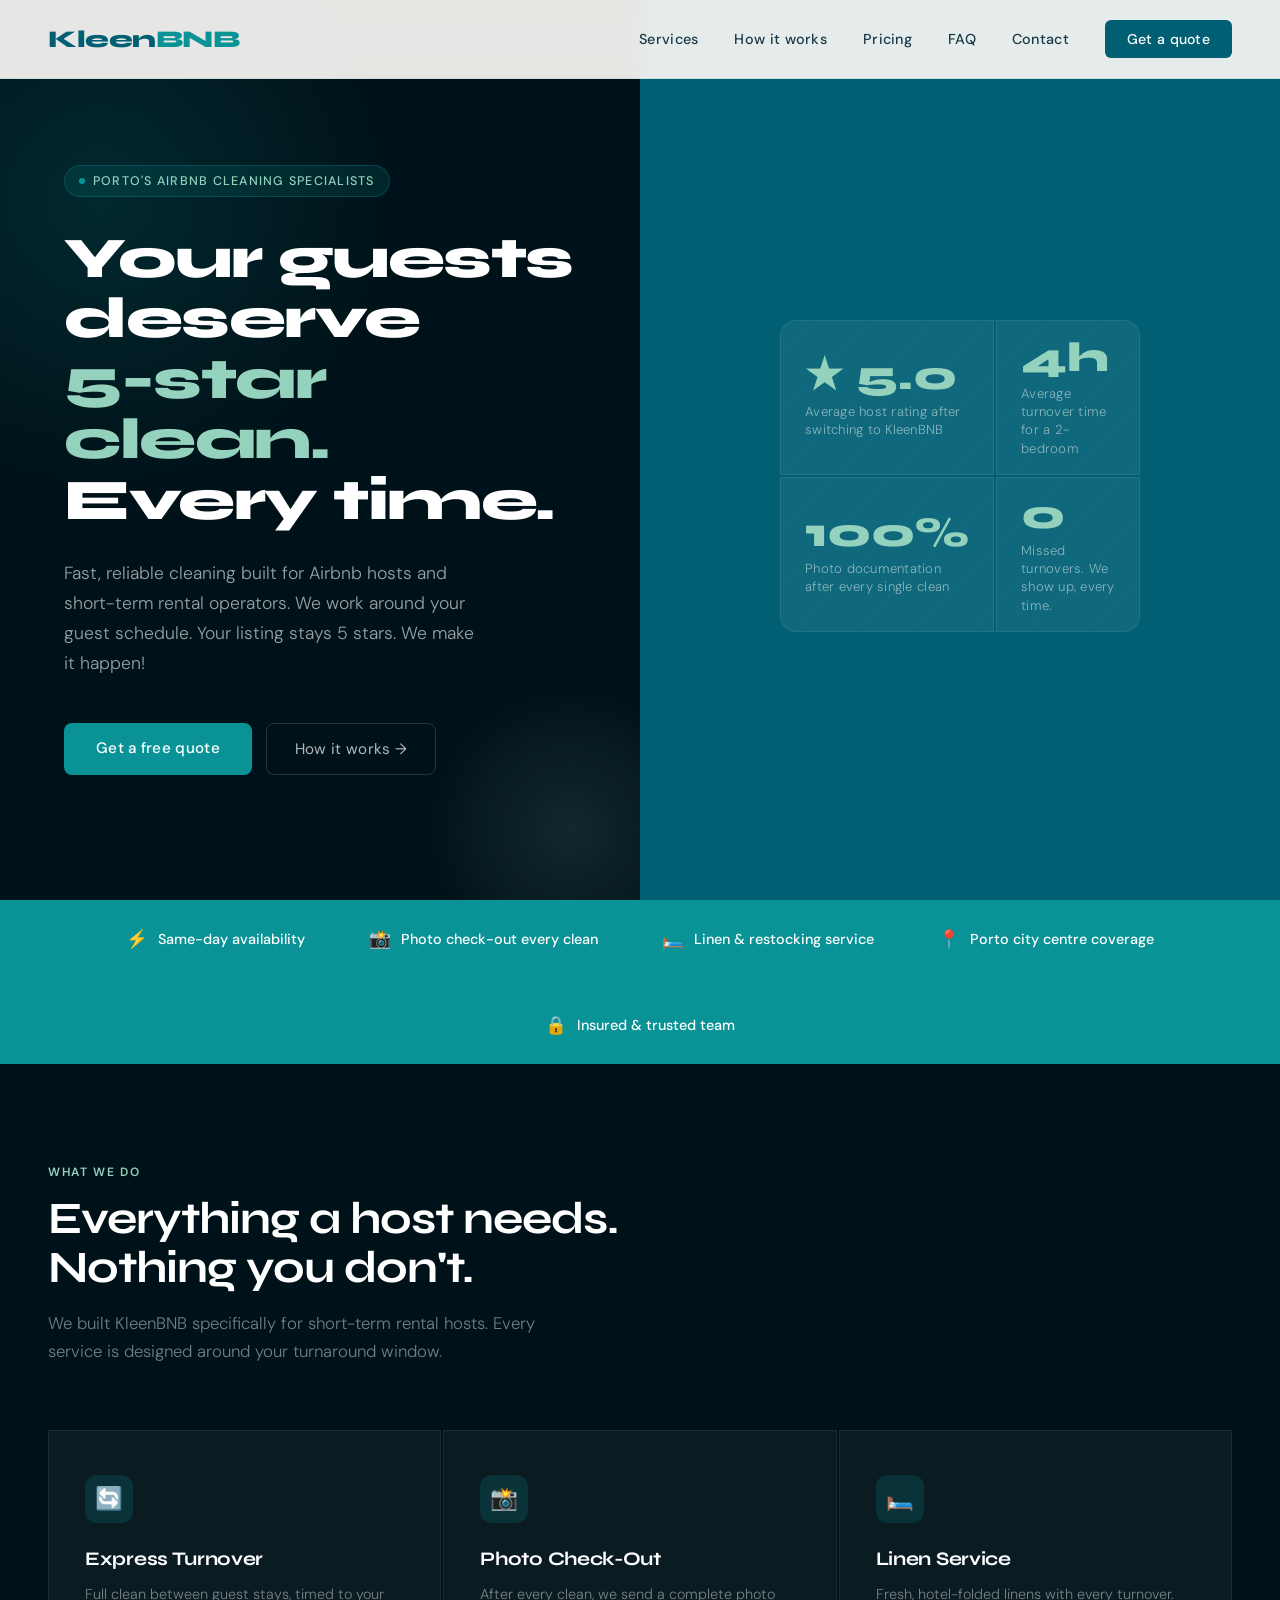
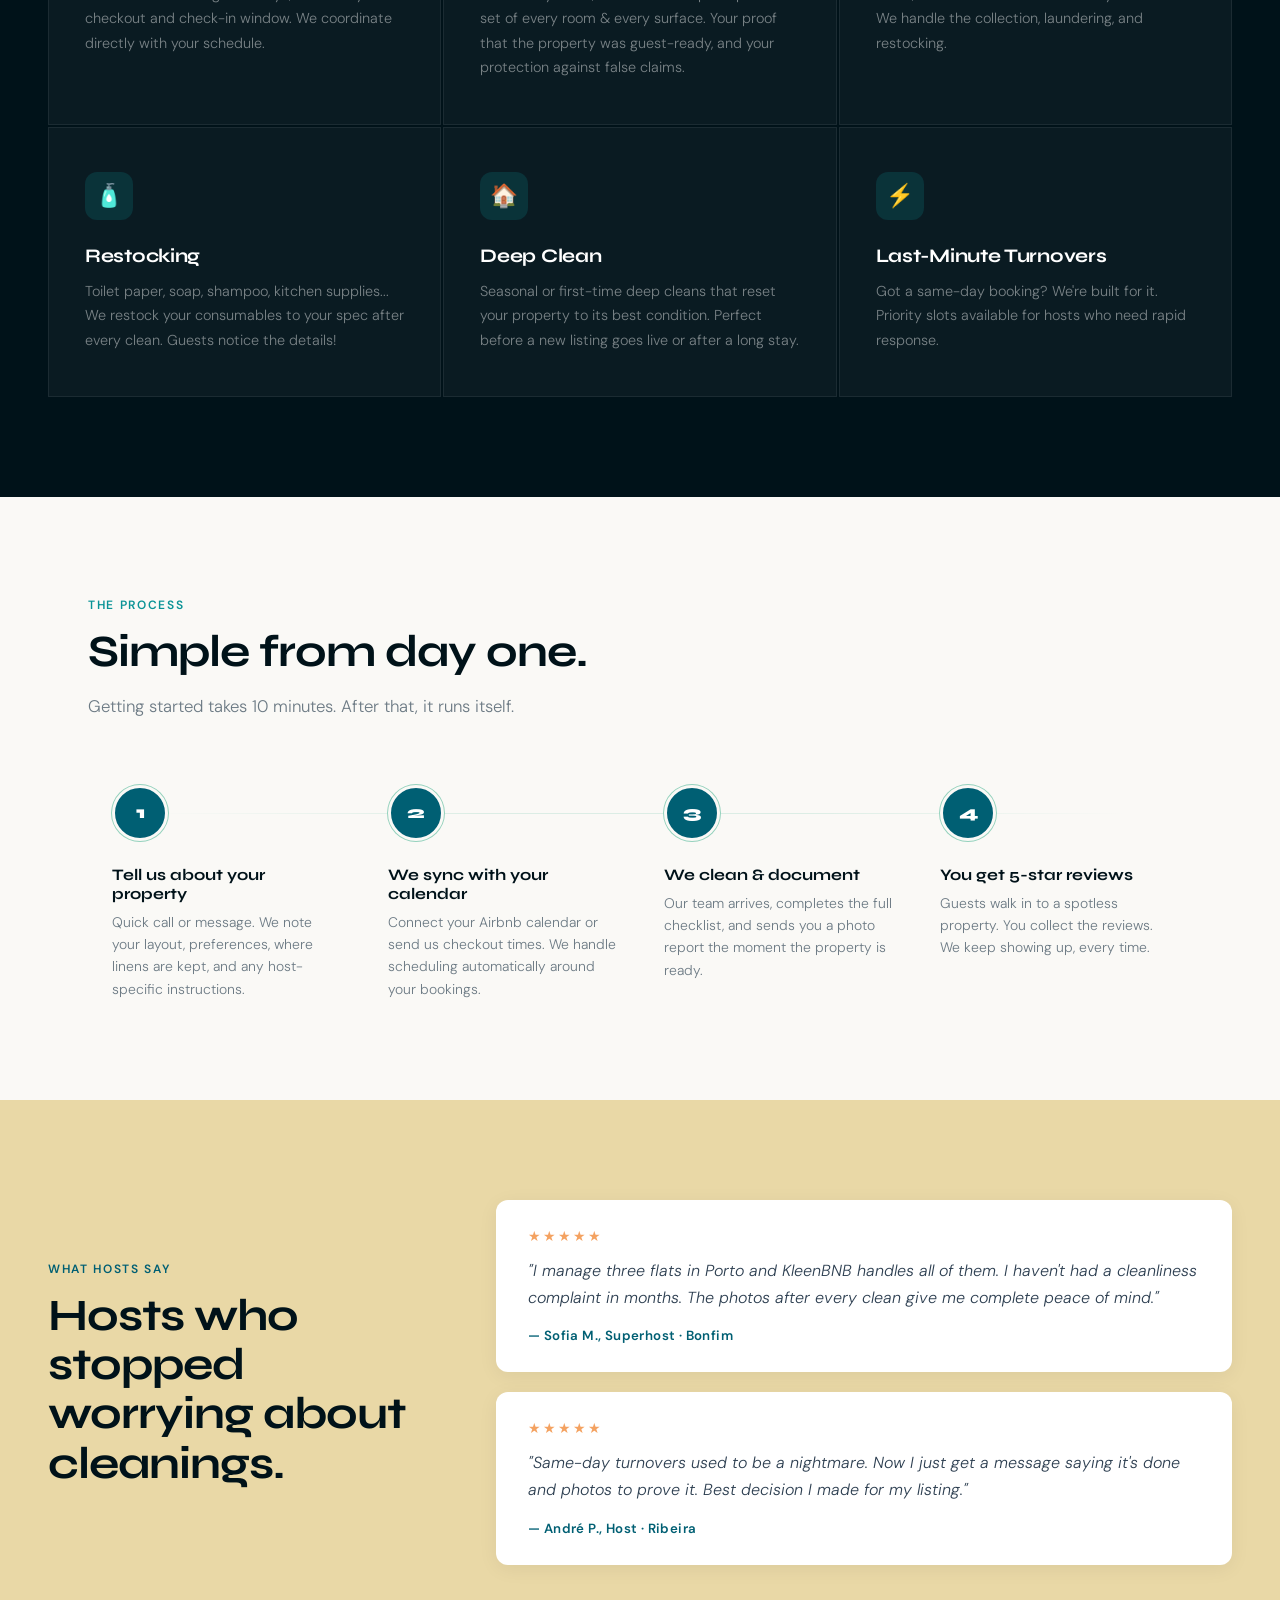
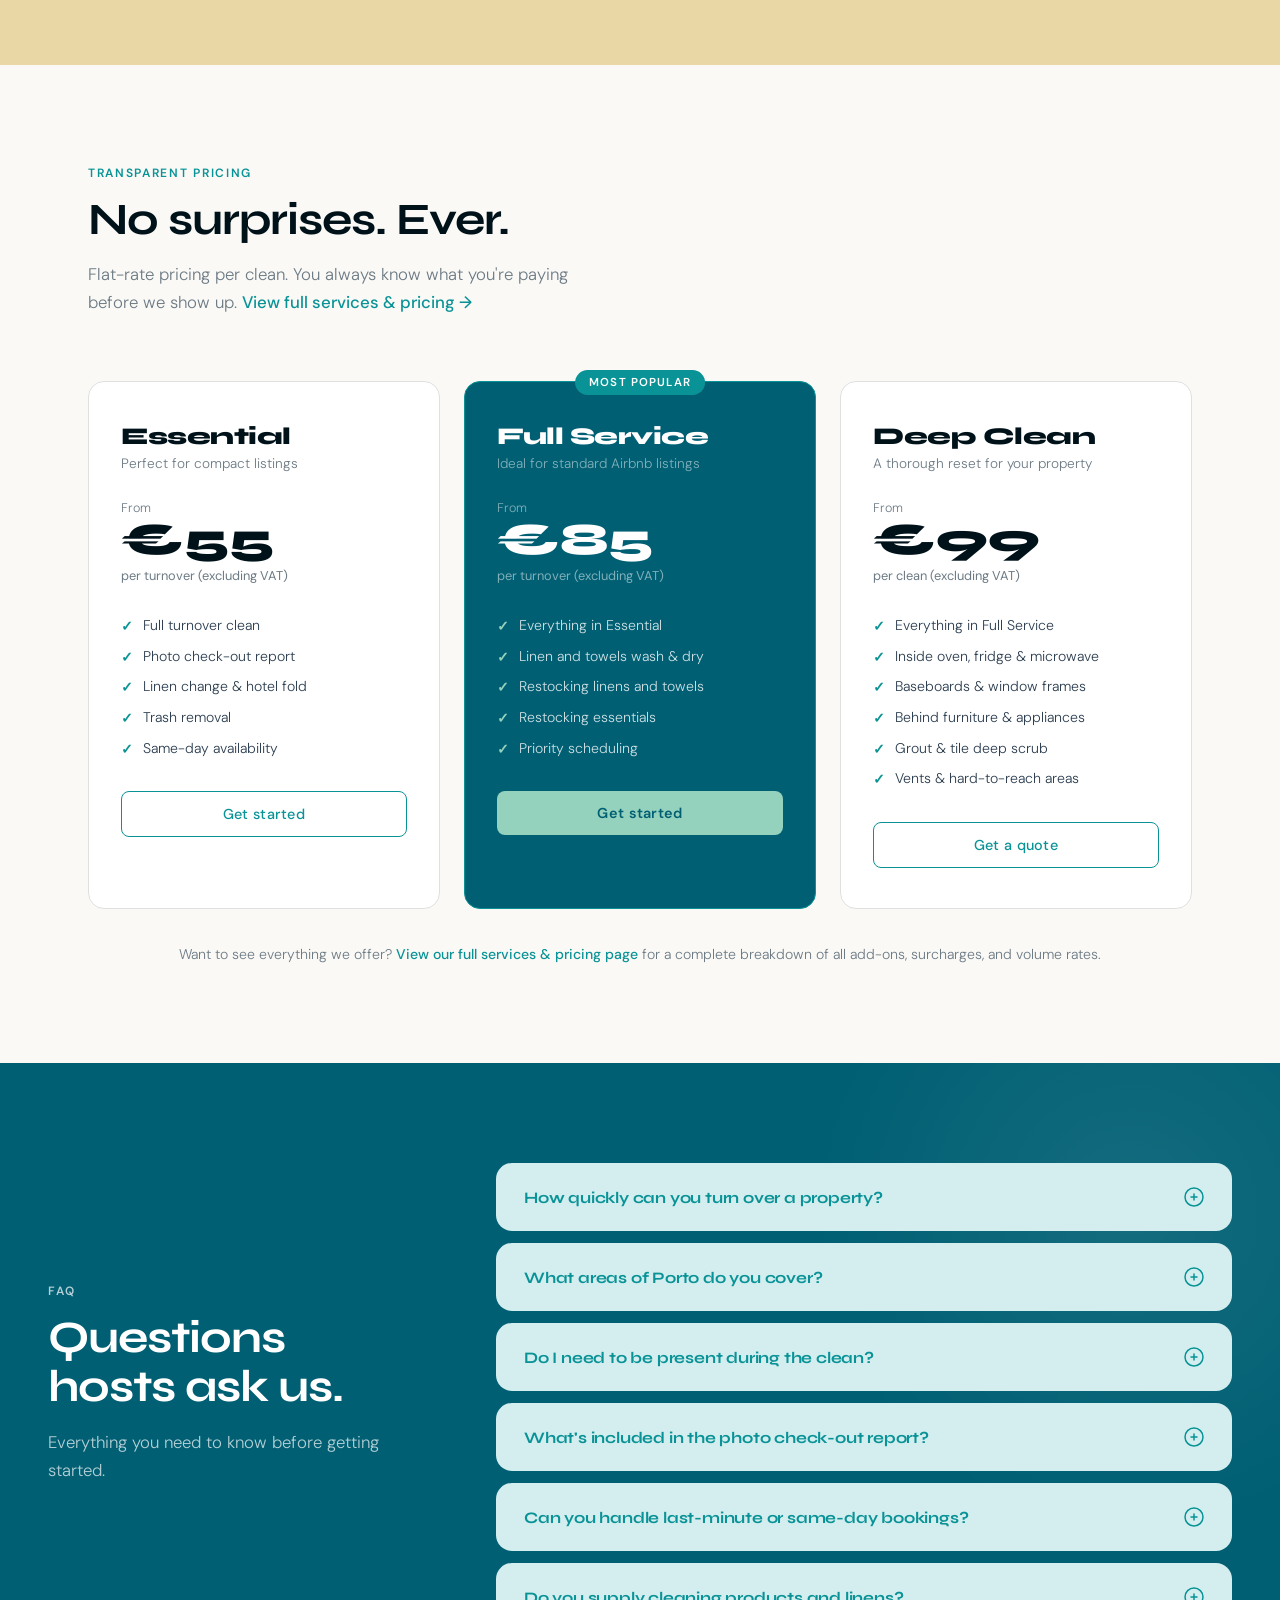
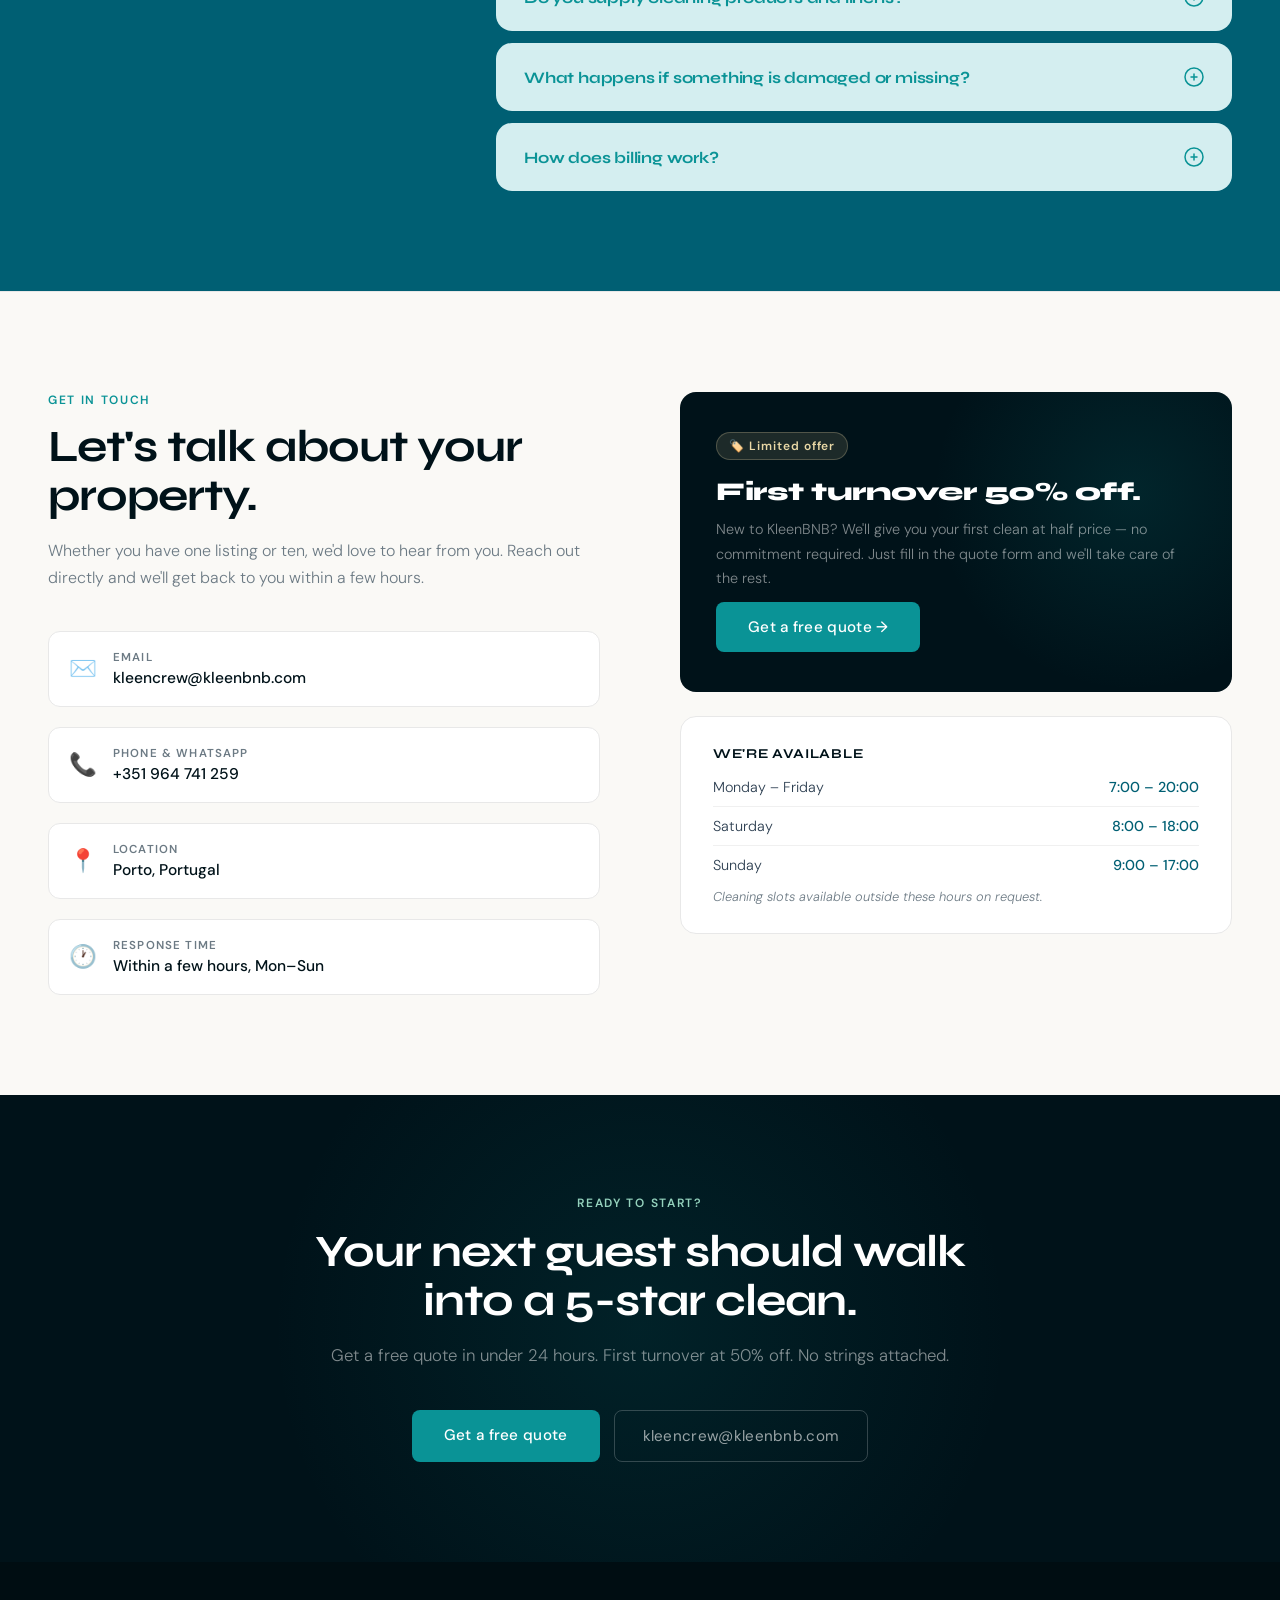
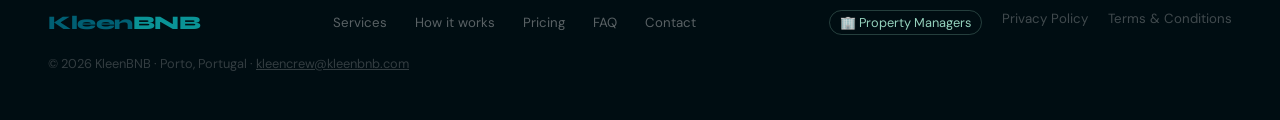
<file: index.html>
<!DOCTYPE html>
<html lang="en">
<head>
<meta charset="UTF-8">
<meta name="viewport" content="width=device-width, initial-scale=1.0">
<title>KleenBNB — Airbnb Turnover Cleaning Porto</title>
<link href="https://fonts.googleapis.com/css2?family=Syne:wght@400;600;700;800&family=DM+Sans:ital,wght@0,300;0,400;0,500;1,300&display=swap" rel="stylesheet">
<link rel="stylesheet" href="style.css">
</head>
<body>
<!-- NAV -->
<nav>
  <div class="logo">Kleen<span>BNB</span></div>
  <button class="nav-toggle" onclick="toggleNav(this)" aria-label="Toggle menu">
    <span></span><span></span><span></span>
  </button>
  <div class="nav-links" id="navLinks">
    <a href="#services" onclick="closeNav()">Services</a>
    <a href="#how" onclick="closeNav()">How it works</a>
    <a href="#pricing" onclick="closeNav()">Pricing</a>
    <a href="#faq" onclick="closeNav()">FAQ</a>
    <a href="#contact" onclick="closeNav()">Contact</a>
    <a href="quote.html" class="nav-cta">Get a quote</a>
  </div>
</nav>

<!-- HERO -->
<section class="hero">
  <div class="hero-left">
    <div class="hero-tag">Porto's Airbnb Cleaning Specialists</div>
    <h1>Your guests deserve<br><em>5-star clean.</em><br>Every time.</h1>
    <p class="hero-sub">Fast, reliable cleaning built for Airbnb hosts and short-term rental operators. We work around your guest schedule. Your listing stays 5 stars. We make it happen!</p>
    <div class="hero-btns">
      <a href="quote.html" class="btn-primary">Get a free quote</a>
      <a href="#how" class="btn-ghost">How it works →</a>
    </div>
  </div>
  <div class="hero-right">
    <div class="stat-grid">
      <div class="stat-card">
        <div class="stat-number">★ 5.0</div>
        <div class="stat-label">Average host rating after switching to KleenBNB</div>
      </div>
      <div class="stat-card">
        <div class="stat-number">4h</div>
        <div class="stat-label">Average turnover time for a 2-bedroom</div>
      </div>
      <div class="stat-card">
        <div class="stat-number">100%</div>
        <div class="stat-label">Photo documentation after every single clean</div>
      </div>
      <div class="stat-card">
        <div class="stat-number">0</div>
        <div class="stat-label">Missed turnovers. We show up, every time.</div>
      </div>
    </div>
  </div>
</section>

<!-- TRUST STRIP -->
<div class="trust-strip">
  <div class="trust-inner">
    <div class="trust-item"><span>⚡</span><span>Same-day availability</span></div>
    <div class="trust-item"><span>📸</span><span>Photo check-out every clean</span></div>
    <div class="trust-item"><span>🛏️</span><span>Linen & restocking service</span></div>
    <div class="trust-item"><span>📍</span><span>Porto city centre coverage</span></div>
    <div class="trust-item"><span>🔒</span><span>Insured & trusted team</span></div>
  </div>
</div>

<!-- SERVICES -->
<div class="services-wrap" id="services">
  <div class="services-inner">
    <div class="section-label">What we do</div>
    <h2>Everything a host needs.<br>Nothing you don't.</h2>
    <p class="section-sub">We built KleenBNB specifically for short-term rental hosts. Every service is designed around your turnaround window.</p>

    <div class="services-grid">
      <div class="service-card">
        <div class="service-icon">🔄</div>
        <div class="service-title">Express Turnover</div>
        <div class="service-desc">Full clean between guest stays, timed to your checkout and check-in window. We coordinate directly with your schedule.</div>
      </div>
      <div class="service-card">
        <div class="service-icon">📸</div>
        <div class="service-title">Photo Check-Out</div>
        <div class="service-desc">After every clean, we send a complete photo set of every room & every surface. Your proof that the property was guest-ready, and your protection against false claims.</div>
      </div>
      <div class="service-card">
        <div class="service-icon">🛏️</div>
        <div class="service-title">Linen Service</div>
        <div class="service-desc">Fresh, hotel-folded linens with every turnover. We handle the collection, laundering, and restocking.</div>
      </div>
      <div class="service-card">
        <div class="service-icon">🧴</div>
        <div class="service-title">Restocking</div>
        <div class="service-desc">Toilet paper, soap, shampoo, kitchen supplies... We restock your consumables to your spec after every clean. Guests notice the details!</div>
      </div>
      <div class="service-card">
        <div class="service-icon">🏠</div>
        <div class="service-title">Deep Clean</div>
        <div class="service-desc">Seasonal or first-time deep cleans that reset your property to its best condition. Perfect before a new listing goes live or after a long stay.</div>
      </div>
      <div class="service-card">
        <div class="service-icon">⚡</div>
        <div class="service-title">Last-Minute Turnovers</div>
        <div class="service-desc">Got a same-day booking? We're built for it. Priority slots available for hosts who need rapid response.</div>
      </div>
    </div>
  </div>
</div>

<!-- HOW IT WORKS -->
<section id="how">
  <div class="section">
    <div class="section-label">The process</div>
    <h2>Simple from day one.</h2>
    <p class="section-sub">Getting started takes 10 minutes. After that, it runs itself.</p>

    <div class="process-grid">
      <div class="process-step">
        <div class="step-num">1</div>
        <div class="step-title">Tell us about your property</div>
        <div class="step-desc">Quick call or message. We note your layout, preferences, where linens are kept, and any host-specific instructions.</div>
      </div>
      <div class="process-step">
        <div class="step-num">2</div>
        <div class="step-title">We sync with your calendar</div>
        <div class="step-desc">Connect your Airbnb calendar or send us checkout times. We handle scheduling automatically around your bookings.</div>
      </div>
      <div class="process-step">
        <div class="step-num">3</div>
        <div class="step-title">We clean & document</div>
        <div class="step-desc">Our team arrives, completes the full checklist, and sends you a photo report the moment the property is ready.</div>
      </div>
      <div class="process-step">
        <div class="step-num">4</div>
        <div class="step-title">You get 5-star reviews</div>
        <div class="step-desc">Guests walk in to a spotless property. You collect the reviews. We keep showing up, every time.</div>
      </div>
    </div>
  </div>
</section>

<!-- TESTIMONIALS -->
<div class="testimonial-wrap">
  <div class="testimonial-inner">
    <div class="testimonial-left">
      <div class="section-label">What hosts say</div>
      <h2>Hosts who stopped worrying about cleanings.</h2>
    </div>
    <div class="testimonial-cards">
      <div class="t-card">
        <div class="t-stars">★★★★★</div>
        <div class="t-quote">"I manage three flats in Porto and KleenBNB handles all of them. I haven't had a cleanliness complaint in months. The photos after every clean give me complete peace of mind."</div>
        <div class="t-author">— Sofia M., Superhost · Bonfim</div>
      </div>
      <div class="t-card">
        <div class="t-stars">★★★★★</div>
        <div class="t-quote">"Same-day turnovers used to be a nightmare. Now I just get a message saying it's done and photos to prove it. Best decision I made for my listing."</div>
        <div class="t-author">— André P., Host · Ribeira</div>
      </div>
    </div>
  </div>
</div>

<!-- PRICING -->
<section id="pricing">
  <div class="section">
    <div class="section-label">Transparent pricing</div>
    <h2>No surprises. Ever.</h2>
    <p class="section-sub">Flat-rate pricing per clean. You always know what you're paying before we show up. <a href="services.html" style="color:var(--teal);font-weight:500;text-decoration:none;white-space:nowrap;">View full services & pricing →</a></p>

    <div class="pricing-grid">
      <div class="price-card">
        <div class="price-name">Essential</div>
        <div class="price-desc">Perfect for compact listings</div>
        <div class="price-from">From</div>
        <div class="price-amount">€55</div>
        <div class="price-unit">per turnover (excluding VAT)</div>
        <ul class="price-features">
          <li>Full turnover clean</li>
          <li>Photo check-out report</li>
          <li>Linen change & hotel fold</li>
          <li>Trash removal</li>
          <li>Same-day availability</li>
        </ul>
        <a href="quote.html" class="btn-price btn-price-outline">Get started</a>
      </div>

      <div class="price-card featured">
        <div class="featured-tag">Most popular</div>
        <div class="price-name">Full Service</div>
        <div class="price-desc">Ideal for standard Airbnb listings</div>
        <div class="price-from">From</div>
        <div class="price-amount">€85</div>
        <div class="price-unit">per turnover (excluding VAT)</div>
        <ul class="price-features">
          <li>Everything in Essential</li>
          <li>Linen and towels wash & dry</li>
          <li>Restocking linens and towels</li>
          <li>Restocking essentials</li>
          <li>Priority scheduling</li>
        </ul>
        <a href="quote.html" class="btn-price btn-price-solid">Get started</a>
      </div>

      <div class="price-card">
        <div class="price-name">Deep Clean</div>
        <div class="price-desc">A thorough reset for your property</div>
        <div class="price-from">From</div>
        <div class="price-amount">€99</div>
        <div class="price-unit">per clean (excluding VAT)</div>
        <ul class="price-features">
          <li>Everything in Full Service</li>
          <li>Inside oven, fridge & microwave</li>
          <li>Baseboards & window frames</li>
          <li>Behind furniture & appliances</li>
          <li>Grout & tile deep scrub</li>
          <li>Vents & hard-to-reach areas</li>
        </ul>
        <a href="quote.html" class="btn-price btn-price-outline">Get a quote</a>
      </div>
    </div>

    <div class="pricing-footnote">
      Want to see everything we offer? <a href="services.html">View our full services & pricing page</a> for a complete breakdown of all add-ons, surcharges, and volume rates.
    </div>
  </div>
</section>

<!-- FAQ -->
<div class="faq-wrap" id="faq">
  <div class="faq-inner">
    <div class="faq-header">
      <div class="section-label">FAQ</div>
      <h2>Questions hosts ask us.</h2>
      <p class="section-sub">Everything you need to know before getting started.</p>
    </div>

    <div class="faq-list">

      <div class="faq-item">
        <button class="faq-q" onclick="toggleFaq(this)">
          <span>How quickly can you turn over a property?</span>
          <span class="faq-icon"><svg width="20" height="20" viewBox="0 0 20 20" fill="none"><circle cx="10" cy="10" r="9" stroke="currentColor" stroke-width="1.5"/><path d="M7 10h6M10 7v6" stroke="currentColor" stroke-width="1.5" stroke-linecap="round"/></svg></span>
        </button>
        <div class="faq-a">
          <p>Most properties are ready within 2-4 hours of guest checkout, depending on size. Studios and 1-bedrooms are typically done in under 2 hours. We work within your checkout-to-check-in window and will always confirm timing upfront.</p>
        </div>
      </div>

      <div class="faq-item">
        <button class="faq-q" onclick="toggleFaq(this)">
          <span>What areas of Porto do you cover?</span>
          <span class="faq-icon"><svg width="20" height="20" viewBox="0 0 20 20" fill="none"><circle cx="10" cy="10" r="9" stroke="currentColor" stroke-width="1.5"/><path d="M7 10h6M10 7v6" stroke="currentColor" stroke-width="1.5" stroke-linecap="round"/></svg></span>
        </button>
        <div class="faq-a">
          <p>We cover Porto city centre and all key Airbnb neighbourhoods including Ribeira, Bonfim, Cedofeita, Miragaia, Foz, and Boavista. Not sure if we cover your area? Just ask and we'll let you know.</p>
        </div>
      </div>

      <div class="faq-item">
        <button class="faq-q" onclick="toggleFaq(this)">
          <span>Do I need to be present during the clean?</span>
          <span class="faq-icon"><svg width="20" height="20" viewBox="0 0 20 20" fill="none"><circle cx="10" cy="10" r="9" stroke="currentColor" stroke-width="1.5"/><path d="M7 10h6M10 7v6" stroke="currentColor" stroke-width="1.5" stroke-linecap="round"/></svg></span>
        </button>
        <div class="faq-a">
          <p>Not at all. Most of our hosts are hands-off entirely. We work with lockboxes, key safes, or smart locks. Just make sure we have access instructions and we handle the rest. You'll receive photos the moment we're done so you can see the property remotely.</p>
        </div>
      </div>

      <div class="faq-item">
        <button class="faq-q" onclick="toggleFaq(this)">
          <span>What's included in the photo check-out report?</span>
          <span class="faq-icon"><svg width="20" height="20" viewBox="0 0 20 20" fill="none"><circle cx="10" cy="10" r="9" stroke="currentColor" stroke-width="1.5"/><path d="M7 10h6M10 7v6" stroke="currentColor" stroke-width="1.5" stroke-linecap="round"/></svg></span>
        </button>
        <div class="faq-a">
          <p>Every room, every surface: kitchen counters, stovetop, bathrooms, made beds, living areas, and all trash cans. We also photograph any pre-existing damage we notice so you're protected from false claims. Reports are sent directly after every clean.</p>
        </div>
      </div>

      <div class="faq-item">
        <button class="faq-q" onclick="toggleFaq(this)">
          <span>Can you handle last-minute or same-day bookings?</span>
          <span class="faq-icon"><svg width="20" height="20" viewBox="0 0 20 20" fill="none"><circle cx="10" cy="10" r="9" stroke="currentColor" stroke-width="1.5"/><path d="M7 10h6M10 7v6" stroke="currentColor" stroke-width="1.5" stroke-linecap="round"/></svg></span>
        </button>
        <div class="faq-a">
          <p>Yes! It's one of the things we built KleenBNB specifically to handle. Same-day turnovers are available (subject to scheduling), with a small surcharge. Regular clients get priority slots, which means you're always first in the queue when things get tight.</p>
        </div>
      </div>

      <div class="faq-item">
        <button class="faq-q" onclick="toggleFaq(this)">
          <span>Do you supply cleaning products and linens?</span>
          <span class="faq-icon"><svg width="20" height="20" viewBox="0 0 20 20" fill="none"><circle cx="10" cy="10" r="9" stroke="currentColor" stroke-width="1.5"/><path d="M7 10h6M10 7v6" stroke="currentColor" stroke-width="1.5" stroke-linecap="round"/></svg></span>
        </button>
        <div class="faq-a">
          <p>We supply all cleaning products and equipment. Linens can go either way, we can use yours or manage the full linen service (collection, laundering, and restocking fresh sets) as an add-on. We'll set this up during onboarding based on your preference.</p>
        </div>
      </div>

      <div class="faq-item">
        <button class="faq-q" onclick="toggleFaq(this)">
          <span>What happens if something is damaged or missing?</span>
          <span class="faq-icon"><svg width="20" height="20" viewBox="0 0 20 20" fill="none"><circle cx="10" cy="10" r="9" stroke="currentColor" stroke-width="1.5"/><path d="M7 10h6M10 7v6" stroke="currentColor" stroke-width="1.5" stroke-linecap="round"/></svg></span>
        </button>
        <div class="faq-a">
          <p>We document the property's condition on arrival before touching anything, and again after cleaning. If something is damaged during our clean, we'll tell you immediately and take responsibility. Our photo record also protects you against guests claiming damage that was already there.</p>
        </div>
      </div>

      <div class="faq-item">
        <button class="faq-q" onclick="toggleFaq(this)">
          <span>How does billing work?</span>
          <span class="faq-icon"><svg width="20" height="20" viewBox="0 0 20 20" fill="none"><circle cx="10" cy="10" r="9" stroke="currentColor" stroke-width="1.5"/><path d="M7 10h6M10 7v6" stroke="currentColor" stroke-width="1.5" stroke-linecap="round"/></svg></span>
        </button>
        <div class="faq-a">
          <p>We invoice per turnover at the flat rates listed in our pricing section. For regular clients we offer weekly or monthly invoicing, whatever is easier for you. No surprise charges. If anything extra comes up (like a particularly heavy deep clean), we'll always confirm cost before proceeding.</p>
        </div>
      </div>

    </div>
  </div>
</div>

<!-- CONTACT -->
<section class="contact-section" id="contact">
  <div class="contact-inner">
    <div class="contact-left">
      <div class="section-label">Get in touch</div>
      <h2>Let's talk about your property.</h2>
      <p>Whether you have one listing or ten, we'd love to hear from you. Reach out directly and we'll get back to you within a few hours.</p>

      <div class="contact-methods">
        <a href="mailto:kleencrew@kleenbnb.com" class="contact-method">
          <div class="contact-method-icon">✉️</div>
          <div class="contact-method-text">
            <div class="contact-method-label">Email</div>
            <div class="contact-method-value">kleencrew@kleenbnb.com</div>
          </div>
        </a>
        <a href="tel:+351964741259" class="contact-method">
          <div class="contact-method-icon">📞</div>
          <div class="contact-method-text">
            <div class="contact-method-label">Phone & WhatsApp</div>
            <div class="contact-method-value">+351 964 741 259</div>
          </div>
        </a>
        <div class="contact-method">
          <div class="contact-method-icon">📍</div>
          <div class="contact-method-text">
            <div class="contact-method-label">Location</div>
            <div class="contact-method-value">Porto, Portugal</div>
          </div>
        </div>
        <div class="contact-method">
          <div class="contact-method-icon">🕐</div>
          <div class="contact-method-text">
            <div class="contact-method-label">Response time</div>
            <div class="contact-method-value">Within a few hours, Mon–Sun</div>
          </div>
        </div>
      </div>
    </div>

    <div class="contact-right">
      <div class="contact-cta-box">
        <div class="contact-cta-tag">🏷️ Limited offer</div>
        <h3>First turnover 50% off.</h3>
        <p>New to KleenBNB? We'll give you your first clean at half price — no commitment required. Just fill in the quote form and we'll take care of the rest.</p>
        <a href="quote.html" class="btn-primary" style="display:inline-block;text-decoration:none;margin-top:8px;">Get a free quote →</a>
      </div>

      <div class="contact-hours">
        <div class="contact-hours-title">We're available</div>
        <div class="contact-hours-grid">
          <div class="hours-row">
            <span>Monday – Friday</span>
            <span>7:00 – 20:00</span>
          </div>
          <div class="hours-row">
            <span>Saturday</span>
            <span>8:00 – 18:00</span>
          </div>
          <div class="hours-row">
            <span>Sunday</span>
            <span>9:00 – 17:00</span>
          </div>
        </div>
        <p class="hours-note">Cleaning slots available outside these hours on request.</p>
      </div>
    </div>
  </div>
</section>

<!-- CTA -->
<section class="cta-section">
  <div class="cta-inner">
    <div class="section-label" style="color: var(--teal-light); margin-bottom: 16px;">Ready to start?</div>
    <h2>Your next guest should walk into a 5-star clean.</h2>
    <p>Get a free quote in under 24 hours. First turnover at 50% off. No strings attached.</p>
    <div class="cta-btns">
      <a href="quote.html" class="btn-primary">Get a free quote</a>
      <a href="mailto:kleencrew@kleenbnb.com" class="btn-ghost" style="color: rgba(255,255,255,0.6); border-color: rgba(255,255,255,0.2);">kleencrew@kleenbnb.com</a>
    </div>
  </div>
</section>

<!-- FOOTER -->
<footer>
  <div class="logo">Kleen<span>BNB</span></div>
  <div class="footer-links">
    <a href="#services">Services</a>
    <a href="#how">How it works</a>
    <a href="#pricing">Pricing</a>
    <a href="#faq">FAQ</a>
    <a href="#contact">Contact</a>
  </div>
  <div class="footer-legal">
    <a href="partners.html" class="footer-partners-link">🏢 Property Managers</a>
    <a href="privacy.html">Privacy Policy</a>
    <a href="terms.html">Terms & Conditions</a>
  </div>
  <div class="footer-copy">© 2026 KleenBNB · Porto, Portugal · <a href="mailto:kleencrew@kleenbnb.com" style="color:inherit;">kleencrew@kleenbnb.com</a></div>
</footer>

<script>
function toggleFaq(btn) {
  const item = btn.closest('.faq-item');
  const isOpen = item.classList.contains('open');
  document.querySelectorAll('.faq-item.open').forEach(el => el.classList.remove('open'));
  if (!isOpen) item.classList.add('open');
}

function toggleNav(btn) {
  btn.classList.toggle('open');
  document.getElementById('navLinks').classList.toggle('open');
}

function closeNav() {
  document.querySelector('.nav-toggle').classList.remove('open');
  document.getElementById('navLinks').classList.remove('open');
}
</script>
</body>
</html>
</file>
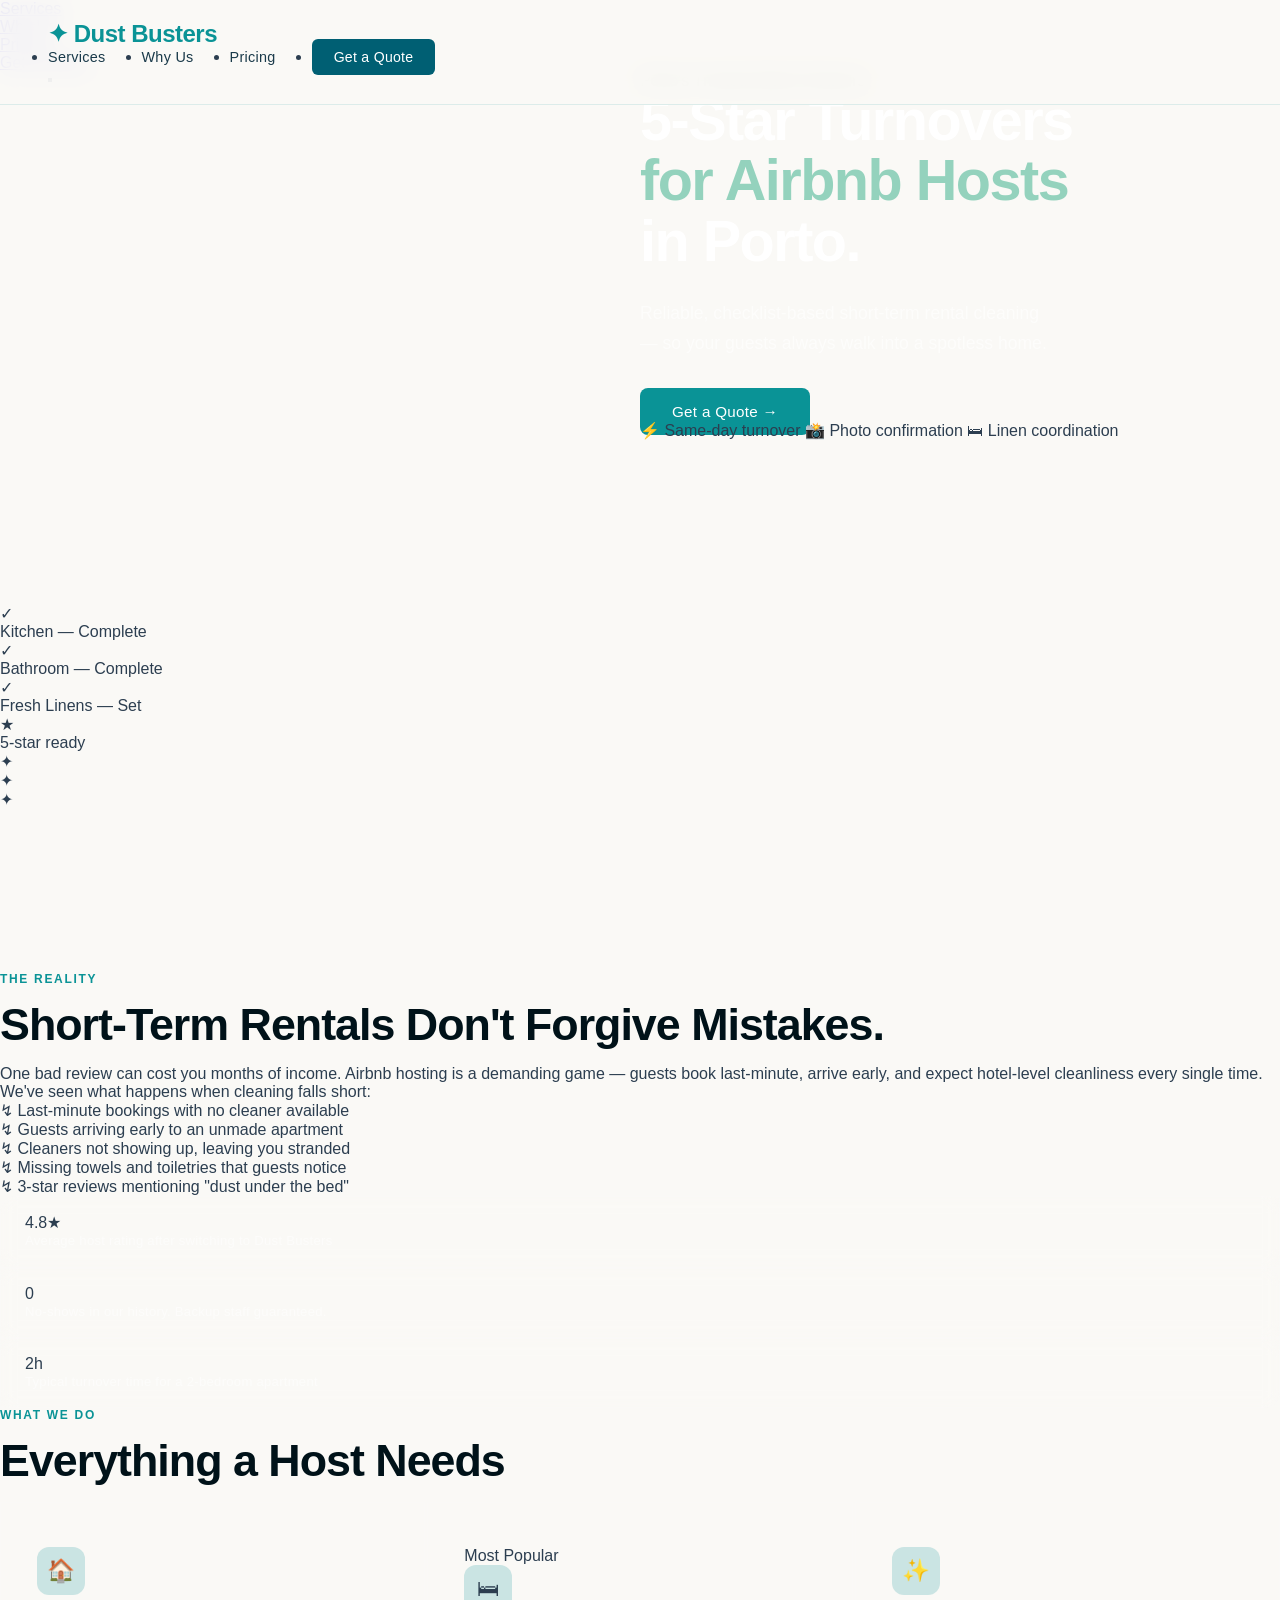
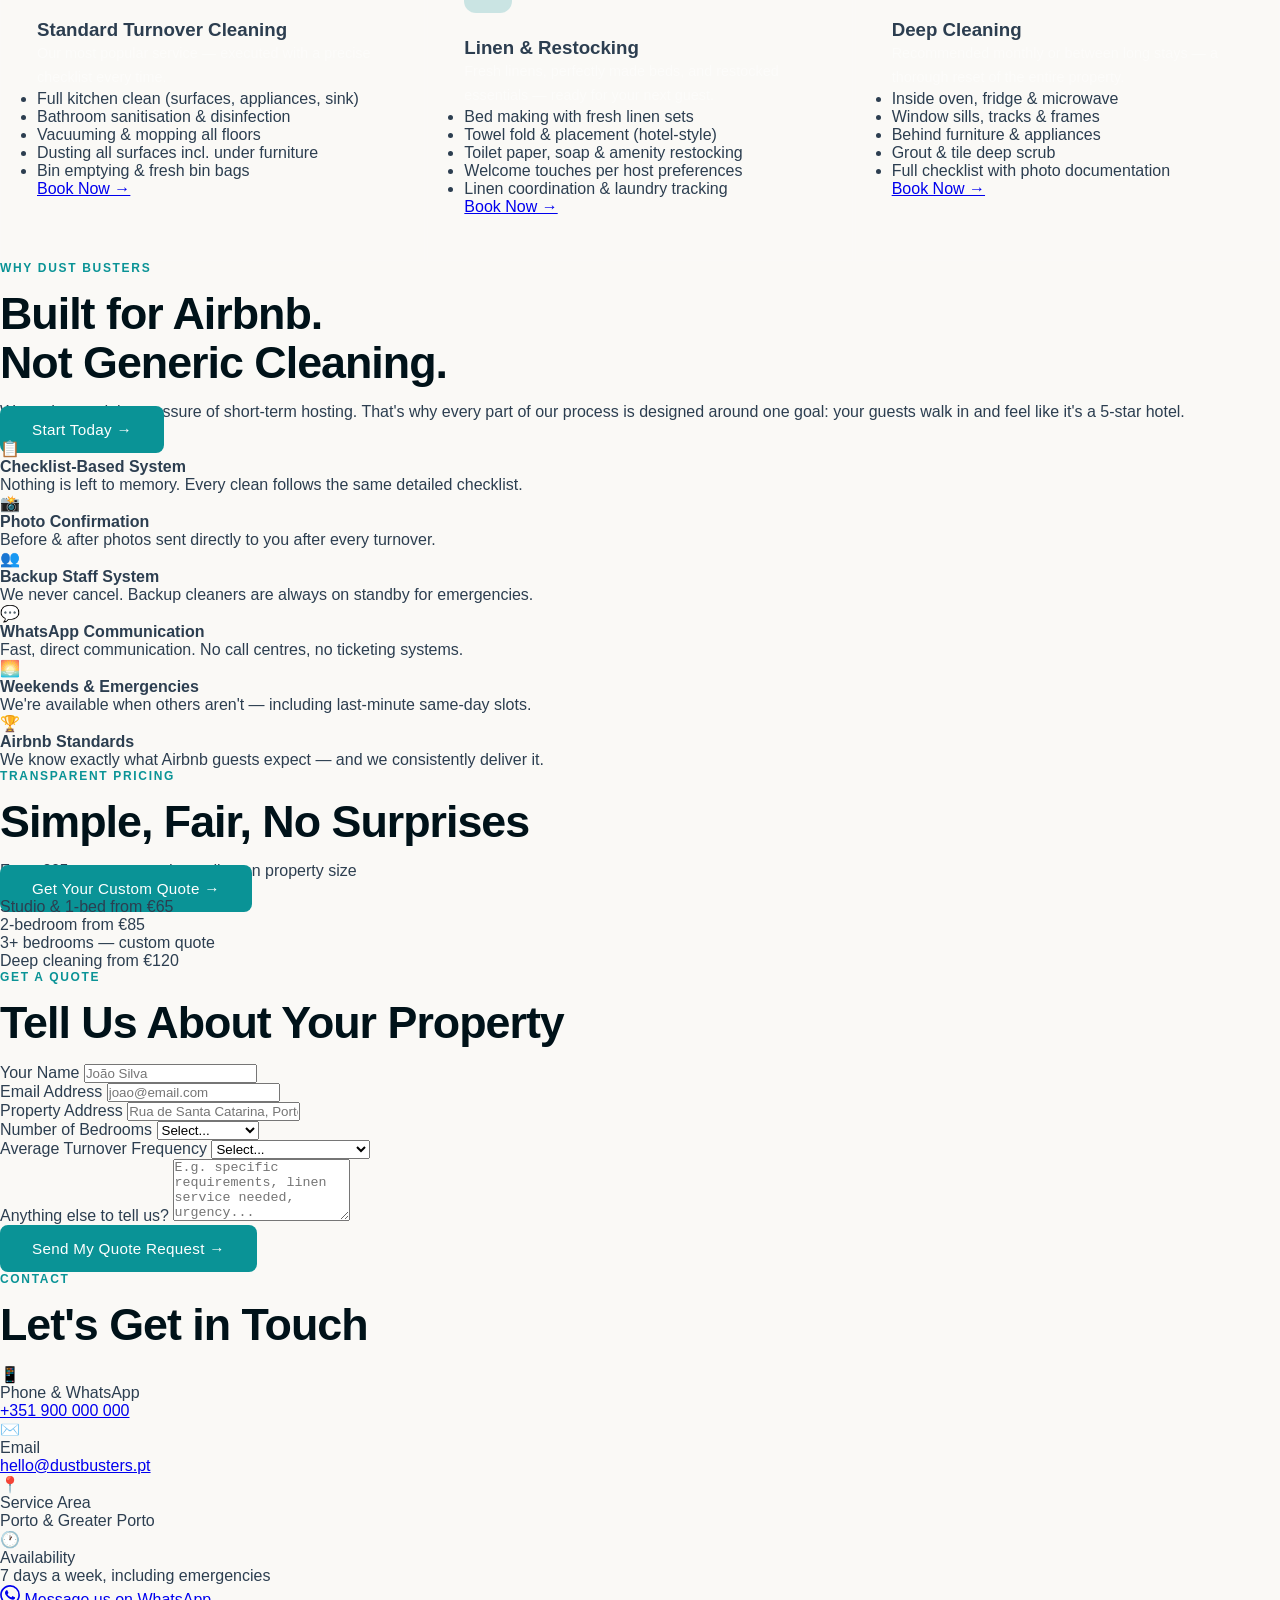
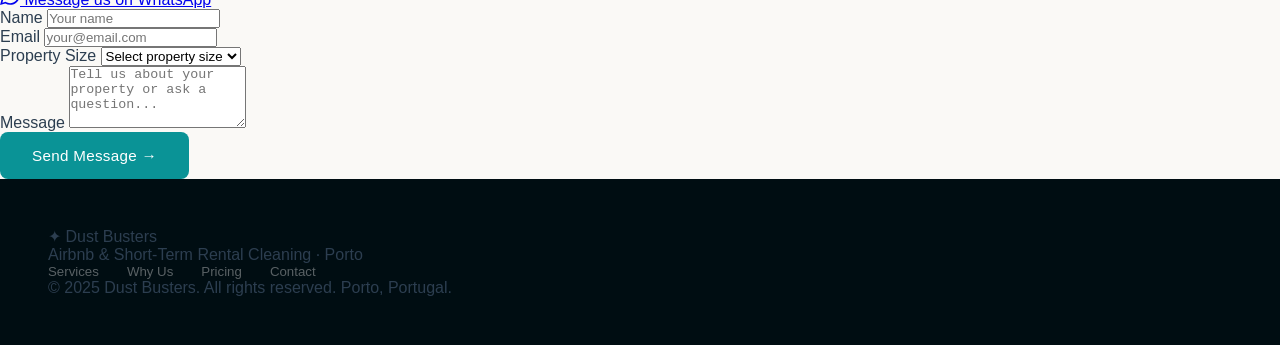
<file: index (1).html>
<!DOCTYPE html>
<html lang="en">
<head>
  <meta charset="UTF-8" />
  <meta name="viewport" content="width=device-width, initial-scale=1.0" />
  <title>Dust Busters – Airbnb Cleaning in Porto</title>
  <link rel="stylesheet" href="style.css" />
</head>
<body>

  <!-- NAV -->
  <nav class="nav">
    <div class="nav-inner">
      <div class="logo">
        <span class="logo-icon">✦</span>
        <span class="logo-text">Dust Busters</span>
      </div>
      <ul class="nav-links">
        <li><a href="#services">Services</a></li>
        <li><a href="#why">Why Us</a></li>
        <li><a href="#pricing">Pricing</a></li>
        <li><a href="#contact" class="nav-cta">Get a Quote</a></li>
      </ul>
      <button class="hamburger" id="hamburger" aria-label="Open menu">
        <span></span><span></span><span></span>
      </button>
    </div>
  </nav>

  <!-- MOBILE MENU -->
  <div class="mobile-menu" id="mobile-menu">
    <ul>
      <li><a href="#services" onclick="closeMobileMenu()">Services</a></li>
      <li><a href="#why" onclick="closeMobileMenu()">Why Us</a></li>
      <li><a href="#pricing" onclick="closeMobileMenu()">Pricing</a></li>
      <li><a href="#contact" onclick="closeMobileMenu()">Get a Quote</a></li>
    </ul>
  </div>

  <!-- HERO -->
  <section class="hero" id="home">
    <div class="hero-bg-dots"></div>
    <div class="hero-content">
      <div class="hero-badge">Porto's Trusted Airbnb Cleaners</div>
      <h1 class="hero-headline">
        5-Star Turnovers<br />
        <em>for Airbnb Hosts</em><br />
        in Porto.
      </h1>
      <p class="hero-sub">Reliable, checklist-based short-term rental cleaning — so your guests always walk into a spotless home.</p>
      <a href="#contact" class="btn-primary">Get a Quote →</a>
      <div class="trust-row">
        <span class="trust-pill">⚡ Same-day turnover</span>
        <span class="trust-pill">📸 Photo confirmation</span>
        <span class="trust-pill">🛏 Linen coordination</span>
      </div>
    </div>
    <div class="hero-visual">
      <div class="hero-card hero-card--1">
        <div class="hc-icon">✓</div>
        <div class="hc-text">Kitchen — Complete</div>
      </div>
      <div class="hero-card hero-card--2">
        <div class="hc-icon">✓</div>
        <div class="hc-text">Bathroom — Complete</div>
      </div>
      <div class="hero-card hero-card--3">
        <div class="hc-icon">✓</div>
        <div class="hc-text">Fresh Linens — Set</div>
      </div>
      <div class="hero-card hero-card--4">
        <div class="hc-icon">★</div>
        <div class="hc-text">5-star ready</div>
      </div>
      <div class="hero-img-block">
        <div class="hero-img-placeholder">
          <div class="sparkle s1">✦</div>
          <div class="sparkle s2">✦</div>
          <div class="sparkle s3">✦</div>
        </div>
      </div>
    </div>
  </section>

  <!-- PROBLEM -->
  <section class="problem" id="problem">
    <div class="container">
      <div class="problem-inner">
        <div class="problem-text">
          <div class="section-label">The Reality</div>
          <h2>Short-Term Rentals Don't Forgive Mistakes.</h2>
          <p>One bad review can cost you months of income. Airbnb hosting is a demanding game — guests book last-minute, arrive early, and expect hotel-level cleanliness every single time.</p>
          <p>We've seen what happens when cleaning falls short:</p>
          <ul class="problem-list">
            <li><span class="pill-danger">↯</span> Last-minute bookings with no cleaner available</li>
            <li><span class="pill-danger">↯</span> Guests arriving early to an unmade apartment</li>
            <li><span class="pill-danger">↯</span> Cleaners not showing up, leaving you stranded</li>
            <li><span class="pill-danger">↯</span> Missing towels and toiletries that guests notice</li>
            <li><span class="pill-danger">↯</span> 3-star reviews mentioning "dust under the bed"</li>
          </ul>
        </div>
        <div class="problem-stat-col">
          <div class="stat-card">
            <div class="stat-num">4.8★</div>
            <div class="stat-label">Average host rating after switching to Dust Busters</div>
          </div>
          <div class="stat-card stat-card--green">
            <div class="stat-num">0</div>
            <div class="stat-label">No-shows in our history. Backup staff guaranteed.</div>
          </div>
          <div class="stat-card">
            <div class="stat-num">2h</div>
            <div class="stat-label">Typical turnover time for a 2-bedroom apartment</div>
          </div>
        </div>
      </div>
    </div>
  </section>

  <!-- SERVICES -->
  <section class="services" id="services">
    <div class="container">
      <div class="section-label centered">What We Do</div>
      <h2 class="section-title centered">Everything a Host Needs</h2>
      <div class="services-grid">

        <div class="service-card">
          <div class="service-icon">🏠</div>
          <h3>Standard Turnover Cleaning</h3>
          <p class="service-desc">Our most popular service — executed with a precise checklist every time.</p>
          <ul>
            <li>Full kitchen clean (surfaces, appliances, sink)</li>
            <li>Bathroom sanitisation & disinfection</li>
            <li>Vacuuming & mopping all floors</li>
            <li>Dusting all surfaces incl. under furniture</li>
            <li>Bin emptying & fresh bin bags</li>
          </ul>
          <a href="#contact" class="card-cta">Book Now →</a>
        </div>

        <div class="service-card service-card--featured">
          <div class="service-badge">Most Popular</div>
          <div class="service-icon">🛏</div>
          <h3>Linen & Restocking</h3>
          <p class="service-desc">Fresh linens, perfectly made beds, and restocked essentials — ready for your next guest.</p>
          <ul>
            <li>Bed making with fresh linen sets</li>
            <li>Towel fold & placement (hotel-style)</li>
            <li>Toilet paper, soap & amenity restocking</li>
            <li>Welcome touches per host preferences</li>
            <li>Linen coordination & laundry tracking</li>
          </ul>
          <a href="#contact" class="card-cta">Book Now →</a>
        </div>

        <div class="service-card">
          <div class="service-icon">✨</div>
          <h3>Deep Cleaning</h3>
          <p class="service-desc">Recommended monthly or between long stays — a thorough reset of the entire property.</p>
          <ul>
            <li>Inside oven, fridge & microwave</li>
            <li>Window sills, tracks & frames</li>
            <li>Behind furniture & appliances</li>
            <li>Grout & tile deep scrub</li>
            <li>Full checklist with photo documentation</li>
          </ul>
          <a href="#contact" class="card-cta">Book Now →</a>
        </div>

      </div>
    </div>
  </section>

  <!-- WHY US -->
  <section class="why" id="why">
    <div class="container">
      <div class="why-inner">
        <div class="why-left">
          <div class="section-label">Why Dust Busters</div>
          <h2>Built for Airbnb.<br/>Not Generic Cleaning.</h2>
          <p>We understand the pressure of short-term hosting. That's why every part of our process is designed around one goal: your guests walk in and feel like it's a 5-star hotel.</p>
          <a href="#contact" class="btn-primary">Start Today →</a>
        </div>
        <div class="why-grid">
          <div class="why-item">
            <div class="why-icon">📋</div>
            <h4>Checklist-Based System</h4>
            <p>Nothing is left to memory. Every clean follows the same detailed checklist.</p>
          </div>
          <div class="why-item">
            <div class="why-icon">📸</div>
            <h4>Photo Confirmation</h4>
            <p>Before & after photos sent directly to you after every turnover.</p>
          </div>
          <div class="why-item">
            <div class="why-icon">👥</div>
            <h4>Backup Staff System</h4>
            <p>We never cancel. Backup cleaners are always on standby for emergencies.</p>
          </div>
          <div class="why-item">
            <div class="why-icon">💬</div>
            <h4>WhatsApp Communication</h4>
            <p>Fast, direct communication. No call centres, no ticketing systems.</p>
          </div>
          <div class="why-item">
            <div class="why-icon">🌅</div>
            <h4>Weekends & Emergencies</h4>
            <p>We're available when others aren't — including last-minute same-day slots.</p>
          </div>
          <div class="why-item">
            <div class="why-icon">🏆</div>
            <h4>Airbnb Standards</h4>
            <p>We know exactly what Airbnb guests expect — and we consistently deliver it.</p>
          </div>
        </div>
      </div>
    </div>
  </section>

  <!-- PRICING -->
  <section class="pricing" id="pricing">
    <div class="container">
      <div class="section-label centered">Transparent Pricing</div>
      <h2 class="section-title centered">Simple, Fair, No Surprises</h2>
      <div class="pricing-banner">
        <div class="pricing-from">
          <span class="price-tag">From €65</span>
          <span class="price-sub">per turnover depending on property size</span>
        </div>
        <a href="#quote" class="btn-primary">Get Your Custom Quote →</a>
      </div>
      <div class="pricing-notes">
        <div class="pricing-note">Studio & 1-bed from €65</div>
        <div class="pricing-note">2-bedroom from €85</div>
        <div class="pricing-note">3+ bedrooms — custom quote</div>
        <div class="pricing-note">Deep cleaning from €120</div>
      </div>
    </div>
  </section>

  <!-- QUOTE FORM -->
  <section class="quote-section" id="quote">
    <div class="container">
      <div class="section-label centered">Get a Quote</div>
      <h2 class="section-title centered">Tell Us About Your Property</h2>
      <form class="quote-form" onsubmit="return false;">
        <div class="form-row">
          <div class="form-group">
            <label for="q-name">Your Name</label>
            <input type="text" id="q-name" placeholder="João Silva" />
          </div>
          <div class="form-group">
            <label for="q-email">Email Address</label>
            <input type="email" id="q-email" placeholder="joao@email.com" />
          </div>
        </div>
        <div class="form-row">
          <div class="form-group">
            <label for="q-address">Property Address</label>
            <input type="text" id="q-address" placeholder="Rua de Santa Catarina, Porto" />
          </div>
          <div class="form-group">
            <label for="q-bedrooms">Number of Bedrooms</label>
            <select id="q-bedrooms">
              <option value="">Select...</option>
              <option>Studio</option>
              <option>1 Bedroom</option>
              <option>2 Bedrooms</option>
              <option>3 Bedrooms</option>
              <option>4+ Bedrooms</option>
            </select>
          </div>
        </div>
        <div class="form-group">
          <label for="q-frequency">Average Turnover Frequency</label>
          <select id="q-frequency">
            <option value="">Select...</option>
            <option>1–2 times per week</option>
            <option>3–5 times per week</option>
            <option>Daily</option>
            <option>Less than once a week</option>
          </select>
        </div>
        <div class="form-group">
          <label for="q-message">Anything else to tell us?</label>
          <textarea id="q-message" rows="4" placeholder="E.g. specific requirements, linen service needed, urgency..."></textarea>
        </div>
        <button type="submit" class="btn-primary btn-full">Send My Quote Request →</button>
      </form>
    </div>
  </section>

  <!-- CONTACT -->
  <section class="contact" id="contact">
    <div class="container">
      <div class="section-label centered">Contact</div>
      <h2 class="section-title centered">Let's Get in Touch</h2>
      <div class="contact-grid">
        <div class="contact-info">
          <div class="contact-item">
            <div class="contact-icon">📱</div>
            <div>
              <div class="contact-label">Phone & WhatsApp</div>
              <a href="tel:+351900000000" class="contact-value">+351 900 000 000</a>
            </div>
          </div>
          <div class="contact-item">
            <div class="contact-icon">✉️</div>
            <div>
              <div class="contact-label">Email</div>
              <a href="mailto:hello@dustbusters.pt" class="contact-value">hello@dustbusters.pt</a>
            </div>
          </div>
          <div class="contact-item">
            <div class="contact-icon">📍</div>
            <div>
              <div class="contact-label">Service Area</div>
              <div class="contact-value">Porto & Greater Porto</div>
            </div>
          </div>
          <div class="contact-item">
            <div class="contact-icon">🕐</div>
            <div>
              <div class="contact-label">Availability</div>
              <div class="contact-value">7 days a week, including emergencies</div>
            </div>
          </div>
          <a href="https://wa.me/351900000000" class="btn-whatsapp">
            <svg width="20" height="20" viewBox="0 0 24 24" fill="currentColor"><path d="M17.472 14.382c-.297-.149-1.758-.867-2.03-.967-.273-.099-.471-.148-.67.15-.197.297-.767.966-.94 1.164-.173.199-.347.223-.644.075-.297-.15-1.255-.463-2.39-1.475-.883-.788-1.48-1.761-1.653-2.059-.173-.297-.018-.458.13-.606.134-.133.298-.347.446-.52.149-.174.198-.298.298-.497.099-.198.05-.371-.025-.52-.075-.149-.669-1.612-.916-2.207-.242-.579-.487-.5-.669-.51-.173-.008-.371-.01-.57-.01-.198 0-.52.074-.792.372-.272.297-1.04 1.016-1.04 2.479 0 1.462 1.065 2.875 1.213 3.074.149.198 2.096 3.2 5.077 4.487.709.306 1.262.489 1.694.625.712.227 1.36.195 1.871.118.571-.085 1.758-.719 2.006-1.413.248-.694.248-1.289.173-1.413-.074-.124-.272-.198-.57-.347m-5.421 7.403h-.004a9.87 9.87 0 01-5.031-1.378l-.361-.214-3.741.982.998-3.648-.235-.374a9.86 9.86 0 01-1.51-5.26c.001-5.45 4.436-9.884 9.888-9.884 2.64 0 5.122 1.03 6.988 2.898a9.825 9.825 0 012.893 6.994c-.003 5.45-4.437 9.884-9.885 9.884m8.413-18.297A11.815 11.815 0 0012.05 0C5.495 0 .16 5.335.157 11.892c0 2.096.547 4.142 1.588 5.945L.057 24l6.305-1.654a11.882 11.882 0 005.683 1.448h.005c6.554 0 11.89-5.335 11.893-11.893a11.821 11.821 0 00-3.48-8.413Z"/></svg>
            Message us on WhatsApp
          </a>
        </div>
        <form class="contact-form" onsubmit="return false;">
          <div class="form-group">
            <label for="c-name">Name</label>
            <input type="text" id="c-name" placeholder="Your name" />
          </div>
          <div class="form-group">
            <label for="c-email">Email</label>
            <input type="email" id="c-email" placeholder="your@email.com" />
          </div>
          <div class="form-group">
            <label for="c-size">Property Size</label>
            <select id="c-size">
              <option value="">Select property size</option>
              <option>Studio</option>
              <option>1 Bedroom</option>
              <option>2 Bedrooms</option>
              <option>3 Bedrooms</option>
              <option>4+ Bedrooms</option>
            </select>
          </div>
          <div class="form-group">
            <label for="c-message">Message</label>
            <textarea id="c-message" rows="4" placeholder="Tell us about your property or ask a question..."></textarea>
          </div>
          <button type="submit" class="btn-primary btn-full">Send Message →</button>
        </form>
      </div>
    </div>
  </section>

  <!-- FOOTER -->
  <footer class="footer">
    <div class="container">
      <div class="footer-inner">
        <div class="footer-brand">
          <span class="logo-icon">✦</span>
          <span class="logo-text">Dust Busters</span>
        </div>
        <div class="footer-tagline">Airbnb & Short-Term Rental Cleaning · Porto</div>
        <div class="footer-links">
          <a href="#services">Services</a>
          <a href="#why">Why Us</a>
          <a href="#pricing">Pricing</a>
          <a href="#contact">Contact</a>
        </div>
      </div>
      <div class="footer-bottom">© 2025 Dust Busters. All rights reserved. Porto, Portugal.</div>
    </div>
  </footer>

  <script>
    const hamburger = document.getElementById('hamburger');
    const mobileMenu = document.getElementById('mobile-menu');
    hamburger.addEventListener('click', () => {
      mobileMenu.classList.toggle('open');
      hamburger.classList.toggle('active');
    });
    function closeMobileMenu() {
      mobileMenu.classList.remove('open');
      hamburger.classList.remove('active');
    }
  </script>

</body>
</html>
</file>
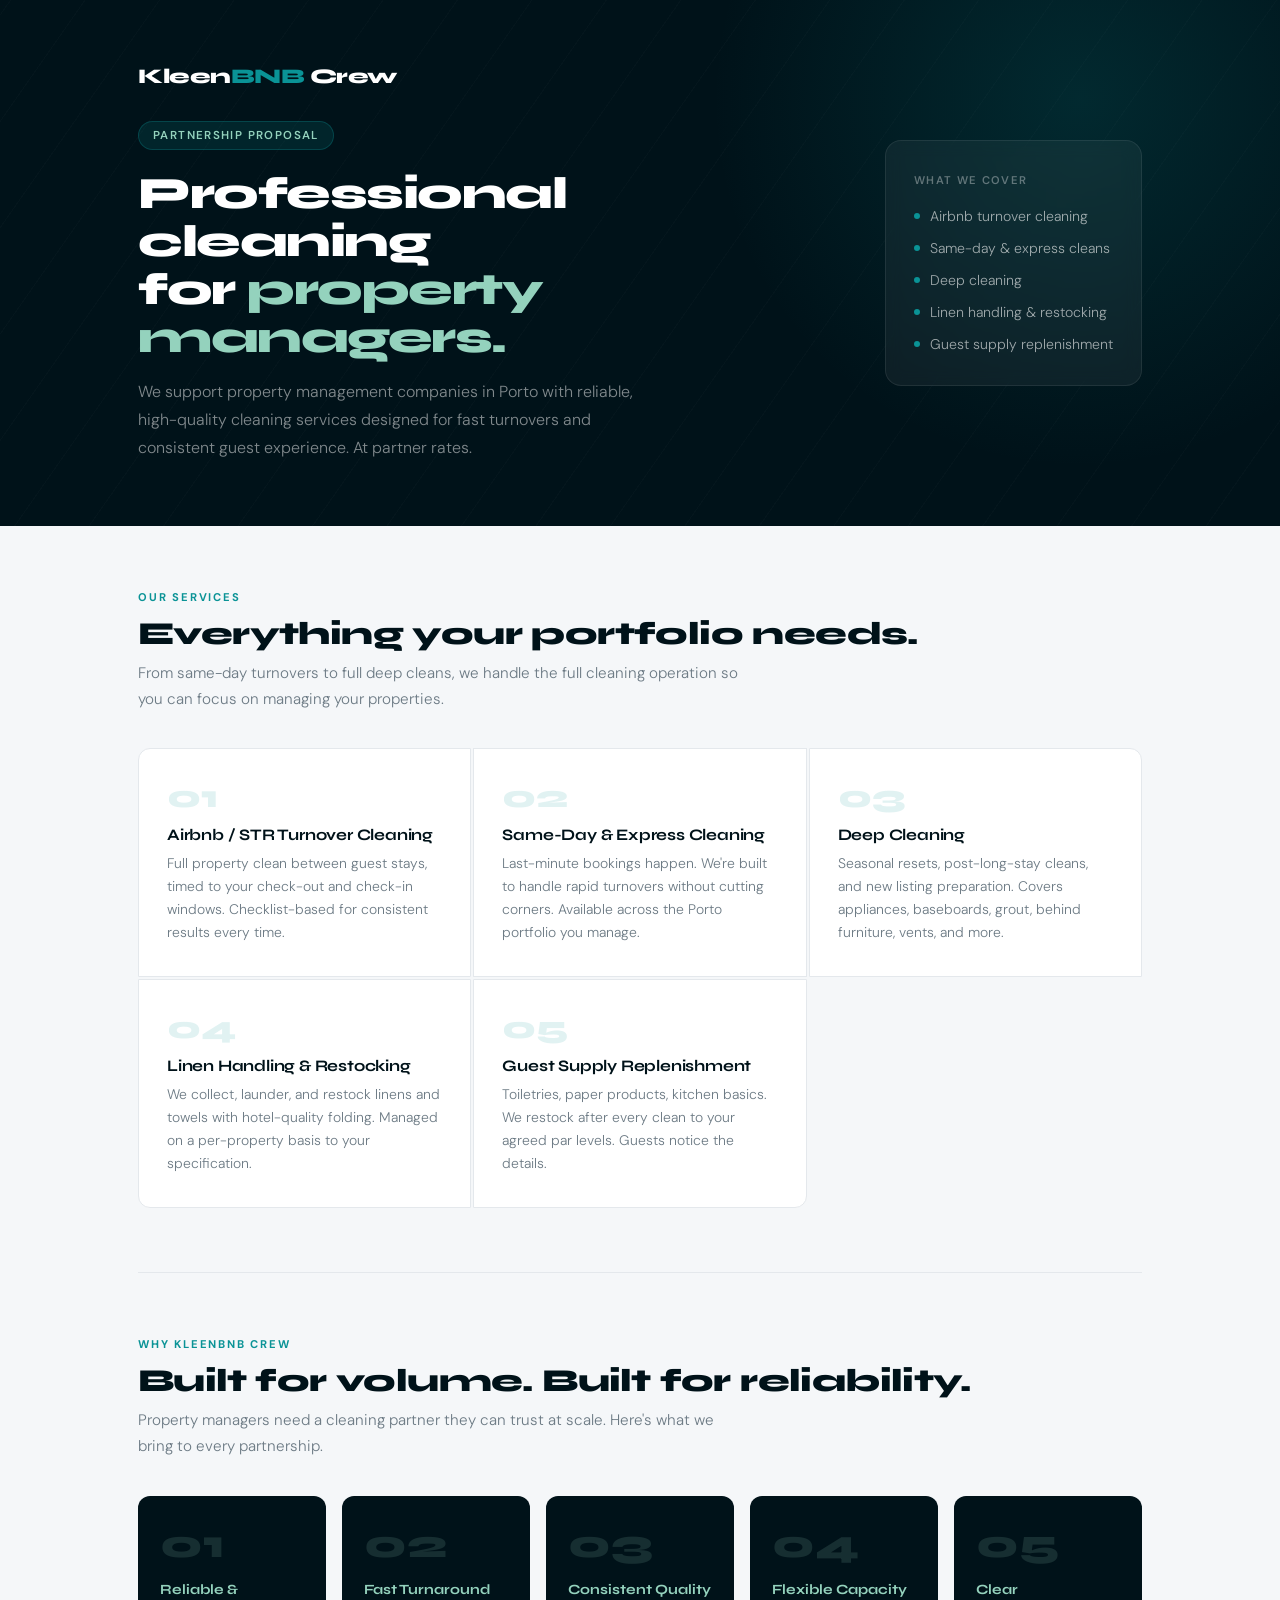
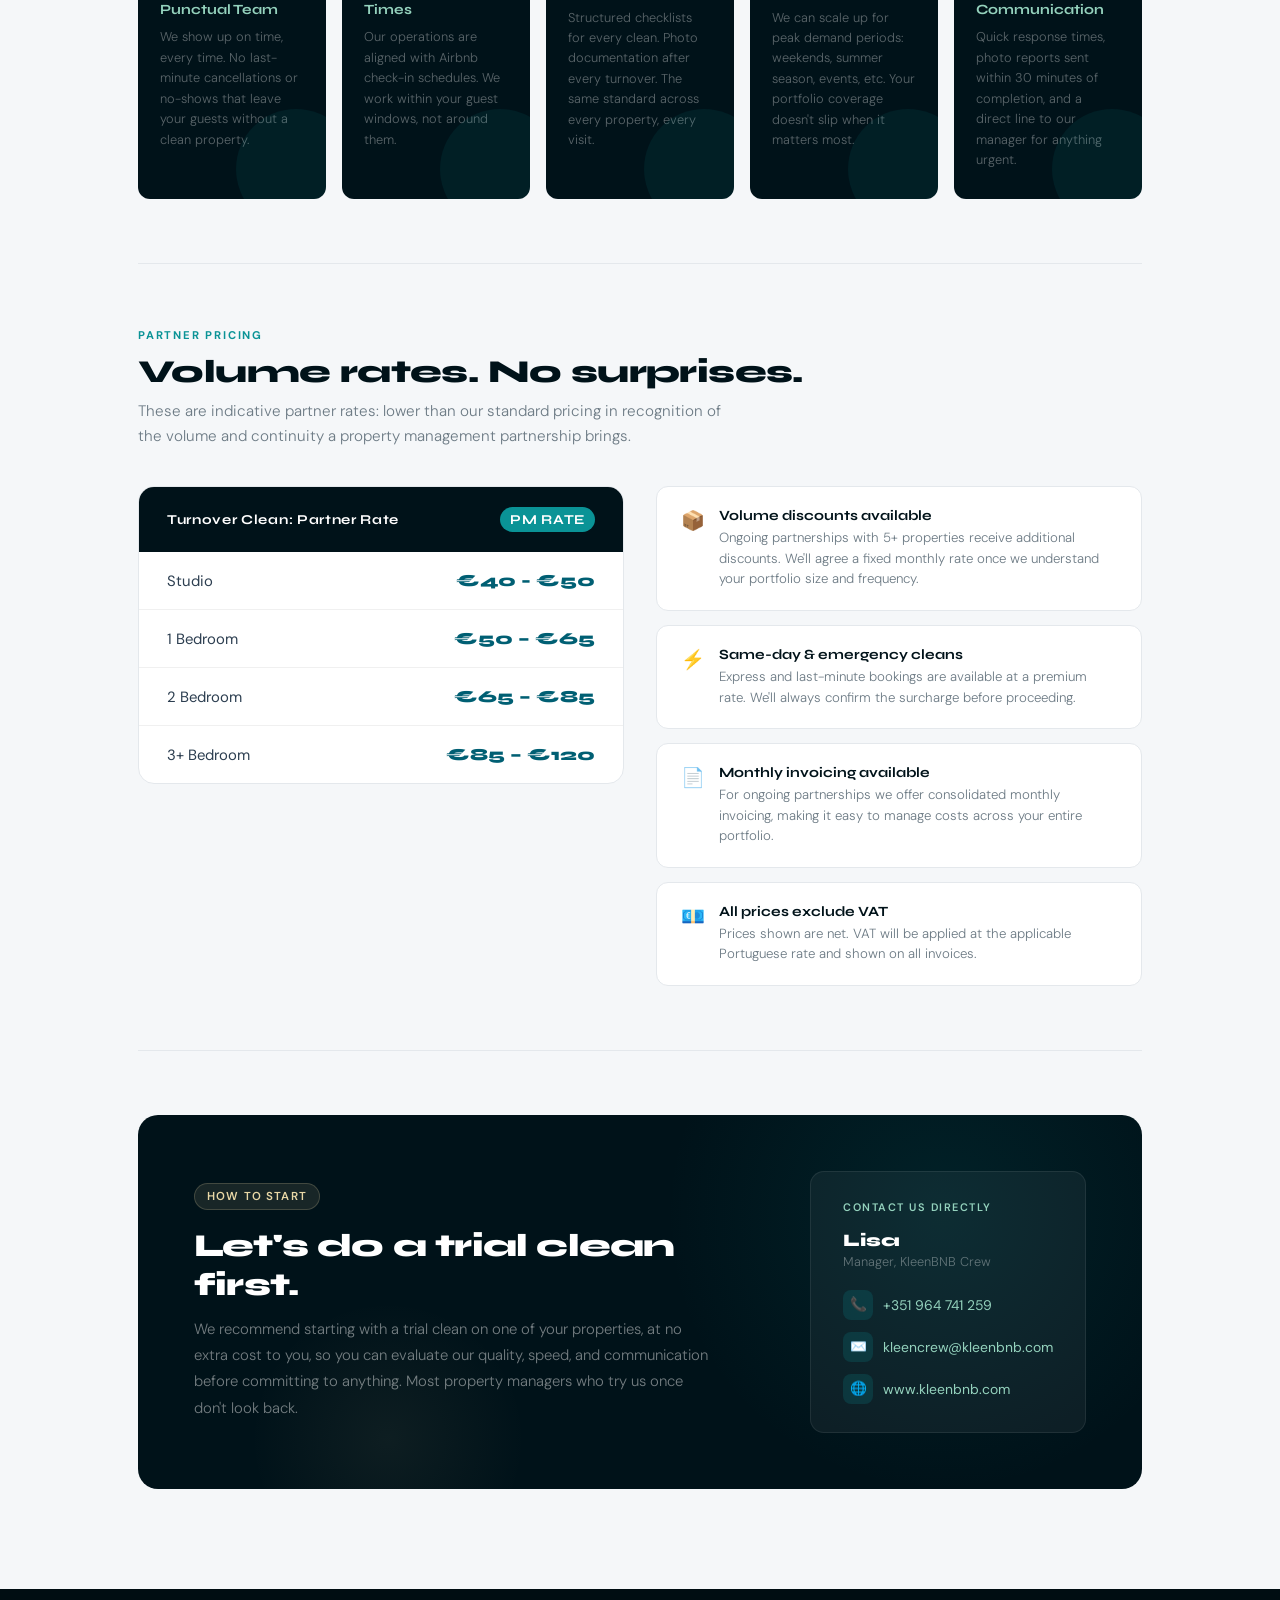
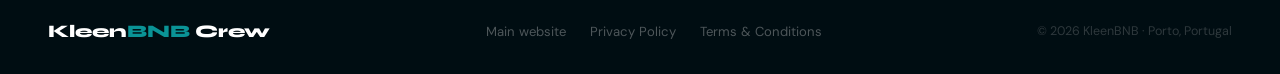
<file: partners.html>
<!DOCTYPE html>
<html lang="en">
<head>
<meta charset="UTF-8">
<meta name="viewport" content="width=device-width, initial-scale=1.0">
<title>Partnership Proposal KleenBNB Crew</title>
<link href="https://fonts.googleapis.com/css2?family=Syne:wght@400;600;700;800&family=DM+Sans:ital,wght@0,300;0,400;0,500;1,300&display=swap" rel="stylesheet">
<style>
  :root {
    --dark: #001219;
    --teal: #0a9396;
    --teal-dark: #005f73;
    --teal-light: #94d2bd;
    --cream: #faf9f6;
    --sand: #e9d8a6;
    --mid: #1a3a4a;
    --text: #2c3e50;
    --muted: #6c7a84;
    --border: #e4e8ec;
  }

  * { margin: 0; padding: 0; box-sizing: border-box; }
  html { scroll-behavior: smooth; }

  body {
    font-family: 'DM Sans', sans-serif;
    background: #f5f7f9;
    color: var(--text);
    overflow-x: hidden;
  }

  /* ── HEADER ── */
  .pm-header {
    background: var(--dark);
    padding: 0;
    position: relative;
    overflow: hidden;
  }

  .pm-header::before {
    content: '';
    position: absolute;
    inset: 0;
    background: repeating-linear-gradient(
      -55deg, transparent, transparent 60px,
      rgba(255,255,255,0.015) 60px, rgba(255,255,255,0.015) 61px
    );
  }

  .pm-header::after {
    content: '';
    position: absolute;
    width: 800px; height: 800px;
    border-radius: 50%;
    background: radial-gradient(circle, rgba(10,147,150,0.18) 0%, transparent 65%);
    top: -300px; right: -200px;
    pointer-events: none;
  }

  .header-inner {
    max-width: 1100px;
    margin: 0 auto;
    padding: 64px 48px;
    display: grid;
    grid-template-columns: 1fr auto;
    gap: 48px;
    align-items: center;
    position: relative;
    z-index: 1;
  }

  .header-logo {
    font-family: 'Syne', sans-serif;
    font-size: 1.3rem;
    font-weight: 800;
    color: white;
    letter-spacing: -0.5px;
    margin-bottom: 32px;
  }
  .header-logo span { color: var(--teal); }

  .proposal-badge {
    display: inline-flex;
    align-items: center;
    gap: 8px;
    background: rgba(10,147,150,0.15);
    border: 1px solid rgba(10,147,150,0.3);
    color: var(--teal-light);
    font-size: 0.72rem;
    font-weight: 600;
    letter-spacing: 0.12em;
    text-transform: uppercase;
    padding: 6px 14px;
    border-radius: 100px;
    margin-bottom: 20px;
  }

  .pm-header h1 {
    font-family: 'Syne', sans-serif;
    font-size: clamp(2rem, 3.5vw, 3.2rem);
    font-weight: 800;
    color: white;
    letter-spacing: -1.5px;
    line-height: 1.07;
    margin-bottom: 16px;
  }

  .pm-header h1 em {
    font-style: normal;
    color: var(--teal-light);
  }

  .pm-header p {
    font-size: 1rem;
    color: rgba(255,255,255,0.5);
    line-height: 1.75;
    font-weight: 300;
    max-width: 520px;
  }

  .header-card {
    background: rgba(255,255,255,0.05);
    border: 1px solid rgba(255,255,255,0.08);
    border-radius: 16px;
    padding: 32px 28px;
    min-width: 220px;
    backdrop-filter: blur(8px);
  }

  .header-card-label {
    font-size: 0.7rem;
    font-weight: 600;
    letter-spacing: 0.12em;
    text-transform: uppercase;
    color: rgba(255,255,255,0.35);
    margin-bottom: 20px;
  }

  .header-card-item {
    display: flex;
    align-items: center;
    gap: 10px;
    margin-bottom: 14px;
    font-size: 0.88rem;
    color: rgba(255,255,255,0.6);
    font-weight: 300;
  }
  .header-card-item:last-child { margin-bottom: 0; }

  .hci-dot {
    width: 6px; height: 6px;
    border-radius: 50%;
    background: var(--teal);
    flex-shrink: 0;
  }

  /* ── PAGE BODY ── */
  .pm-body {
    max-width: 1100px;
    margin: 0 auto;
    padding: 64px 48px 100px;
  }

  /* ── SECTION TITLES ── */
  .pm-section { margin-bottom: 64px; }

  .pm-section-label {
    font-size: 0.7rem;
    font-weight: 700;
    letter-spacing: 0.16em;
    text-transform: uppercase;
    color: var(--teal);
    margin-bottom: 10px;
  }

  .pm-section h2 {
    font-family: 'Syne', sans-serif;
    font-size: clamp(1.5rem, 2.5vw, 2rem);
    font-weight: 800;
    color: var(--dark);
    letter-spacing: -0.6px;
    margin-bottom: 8px;
  }

  .pm-section-sub {
    font-size: 0.95rem;
    color: var(--muted);
    font-weight: 300;
    line-height: 1.7;
    max-width: 600px;
    margin-bottom: 36px;
  }

  /* ── SERVICES GRID ── */
  .services-list {
    display: grid;
    grid-template-columns: repeat(3, 1fr);
    gap: 2px;
  }

  .service-tile {
    background: white;
    padding: 32px 28px;
    border: 1px solid var(--border);
    transition: all 0.2s;
    position: relative;
    overflow: hidden;
  }

  .service-tile::after {
    content: '';
    position: absolute;
    bottom: 0; left: 0; right: 0;
    height: 2px;
    background: var(--teal);
    transform: scaleX(0);
    transform-origin: left;
    transition: transform 0.3s ease;
  }

  .service-tile:first-child { border-radius: 12px 0 0 0; }
  .service-tile:nth-child(3) { border-radius: 0 12px 0 0; }
  .service-tile:nth-child(4) { border-radius: 0 0 0 12px; }
  .service-tile:last-child { border-radius: 0 0 12px 0; }

  .service-tile:hover { box-shadow: 0 8px 32px rgba(0,0,0,0.07); transform: translateY(-2px); }
  .service-tile:hover::after { transform: scaleX(1); }

  .service-tile-num {
    font-family: 'Syne', sans-serif;
    font-size: 2rem;
    font-weight: 800;
    color: rgba(10,147,150,0.12);
    line-height: 1;
    margin-bottom: 12px;
  }

  .service-tile-title {
    font-family: 'Syne', sans-serif;
    font-size: 1rem;
    font-weight: 700;
    color: var(--dark);
    margin-bottom: 8px;
    letter-spacing: -0.2px;
  }

  .service-tile-desc {
    font-size: 0.87rem;
    color: var(--muted);
    line-height: 1.65;
    font-weight: 300;
  }

  /* ── WHY US ── */
  .why-grid {
    display: grid;
    grid-template-columns: repeat(5, 1fr);
    gap: 16px;
  }

  .why-card {
    background: var(--dark);
    border-radius: 12px;
    padding: 28px 22px;
    position: relative;
    overflow: hidden;
    transition: transform 0.2s;
  }

  .why-card:hover { transform: translateY(-3px); }

  .why-card::before {
    content: '';
    position: absolute;
    bottom: -30px; right: -30px;
    width: 120px; height: 120px;
    border-radius: 50%;
    background: rgba(10,147,150,0.1);
  }

  .why-num {
    font-family: 'Syne', sans-serif;
    font-size: 2.5rem;
    font-weight: 800;
    color: rgba(148,210,189,0.15);
    line-height: 1;
    margin-bottom: 16px;
  }

  .why-title {
    font-family: 'Syne', sans-serif;
    font-size: 0.88rem;
    font-weight: 700;
    color: var(--teal-light);
    line-height: 1.4;
    margin-bottom: 8px;
  }

  .why-desc {
    font-size: 0.8rem;
    color: rgba(255,255,255,0.35);
    line-height: 1.6;
    font-weight: 300;
  }

  /* ── PRICING ── */
  .pricing-layout {
    display: grid;
    grid-template-columns: 1fr 1fr;
    gap: 32px;
    align-items: start;
  }

  .pricing-table-wrap {
    background: white;
    border: 1px solid var(--border);
    border-radius: 16px;
    overflow: hidden;
  }

  .pricing-table-head {
    background: var(--dark);
    padding: 20px 28px;
    display: flex;
    align-items: center;
    justify-content: space-between;
  }

  .pricing-table-head span {
    font-family: 'Syne', sans-serif;
    font-size: 0.85rem;
    font-weight: 700;
    color: white;
    letter-spacing: 0.05em;
  }

  .partner-badge {
    background: var(--teal);
    color: white;
    font-size: 0.68rem;
    font-weight: 700;
    letter-spacing: 0.1em;
    text-transform: uppercase;
    padding: 4px 10px;
    border-radius: 100px;
  }

  .pricing-row {
    display: flex;
    align-items: center;
    justify-content: space-between;
    padding: 18px 28px;
    border-bottom: 1px solid #f0f0f0;
    transition: background 0.15s;
  }
  .pricing-row:last-child { border-bottom: none; }
  .pricing-row:hover { background: rgba(10,147,150,0.03); }

  .pricing-row-size {
    font-size: 0.93rem;
    color: var(--text);
    font-weight: 400;
  }

  .pricing-row-range {
    font-family: 'Syne', sans-serif;
    font-size: 1.05rem;
    font-weight: 800;
    color: var(--teal-dark);
  }

  .pricing-notes {
    display: flex;
    flex-direction: column;
    gap: 14px;
  }

  .pricing-note-card {
    background: white;
    border: 1px solid var(--border);
    border-radius: 12px;
    padding: 20px 24px;
    display: flex;
    gap: 14px;
    align-items: flex-start;
  }

  .pnc-icon { font-size: 1.2rem; flex-shrink: 0; margin-top: 1px; }

  .pnc-title {
    font-family: 'Syne', sans-serif;
    font-size: 0.88rem;
    font-weight: 700;
    color: var(--dark);
    margin-bottom: 4px;
  }

  .pnc-desc {
    font-size: 0.83rem;
    color: var(--muted);
    font-weight: 300;
    line-height: 1.55;
  }

  /* ── TRIAL ── */
  .trial-block {
    background: var(--dark);
    border-radius: 20px;
    padding: 56px 56px;
    display: grid;
    grid-template-columns: 1fr auto;
    gap: 48px;
    align-items: center;
    position: relative;
    overflow: hidden;
  }

  .trial-block::before {
    content: '';
    position: absolute;
    width: 600px; height: 600px;
    border-radius: 50%;
    background: radial-gradient(circle, rgba(10,147,150,0.12) 0%, transparent 65%);
    top: -200px; right: -100px;
    pointer-events: none;
  }

  .trial-block::after {
    content: '';
    position: absolute;
    width: 300px; height: 300px;
    border-radius: 50%;
    background: radial-gradient(circle, rgba(233,216,166,0.06) 0%, transparent 65%);
    bottom: -100px; left: 100px;
    pointer-events: none;
  }

  .trial-content { position: relative; z-index: 1; }

  .trial-tag {
    display: inline-block;
    background: rgba(233,216,166,0.1);
    border: 1px solid rgba(233,216,166,0.2);
    color: var(--sand);
    font-size: 0.72rem;
    font-weight: 600;
    letter-spacing: 0.1em;
    text-transform: uppercase;
    padding: 5px 12px;
    border-radius: 100px;
    margin-bottom: 16px;
  }

  .trial-block h2 {
    font-family: 'Syne', sans-serif;
    font-size: clamp(1.4rem, 2.5vw, 2rem);
    font-weight: 800;
    color: white;
    letter-spacing: -0.8px;
    margin-bottom: 12px;
  }

  .trial-block p {
    font-size: 0.93rem;
    color: rgba(255,255,255,0.45);
    line-height: 1.75;
    font-weight: 300;
    max-width: 520px;
  }

  .trial-contact {
    position: relative;
    z-index: 1;
    background: rgba(255,255,255,0.05);
    border: 1px solid rgba(255,255,255,0.08);
    border-radius: 14px;
    padding: 28px 32px;
    min-width: 240px;
    flex-shrink: 0;
  }

  .tc-label {
    font-size: 0.68rem;
    font-weight: 600;
    letter-spacing: 0.14em;
    text-transform: uppercase;
    color: var(--teal-light);
    margin-bottom: 16px;
  }

  .tc-name {
    font-family: 'Syne', sans-serif;
    font-size: 1.1rem;
    font-weight: 800;
    color: white;
    margin-bottom: 2px;
  }

  .tc-role {
    font-size: 0.8rem;
    color: rgba(255,255,255,0.35);
    font-weight: 300;
    margin-bottom: 20px;
  }

  .tc-item {
    display: flex;
    align-items: center;
    gap: 10px;
    margin-bottom: 12px;
    font-size: 0.87rem;
  }
  .tc-item:last-child { margin-bottom: 0; }

  .tc-item a {
    color: var(--teal-light);
    text-decoration: none;
    font-weight: 400;
    transition: color 0.2s;
  }
  .tc-item a:hover { color: white; }

  .tc-item-icon {
    width: 30px; height: 30px;
    border-radius: 8px;
    background: rgba(10,147,150,0.2);
    display: flex; align-items: center; justify-content: center;
    font-size: 0.85rem;
    flex-shrink: 0;
  }

  /* ── DIVIDER ── */
  .pm-divider {
    height: 1px;
    background: var(--border);
    margin: 0 0 64px;
  }

  /* ── FOOTER ── */
  .pm-footer {
    background: #000d12;
    padding: 32px 48px;
    display: flex;
    align-items: center;
    justify-content: space-between;
    flex-wrap: wrap;
    gap: 16px;
  }

  .pm-footer-logo {
    font-family: 'Syne', sans-serif;
    font-weight: 800;
    font-size: 1.1rem;
    color: white;
  }
  .pm-footer-logo span { color: var(--teal); }

  .pm-footer-links {
    display: flex;
    gap: 24px;
  }

  .pm-footer-links a {
    font-size: 0.82rem;
    color: rgba(255,255,255,0.3);
    text-decoration: none;
    transition: color 0.2s;
  }
  .pm-footer-links a:hover { color: var(--teal-light); }

  .pm-footer-copy {
    font-size: 0.78rem;
    color: rgba(255,255,255,0.18);
  }

  /* ── ANIMATIONS ── */
  @keyframes fadeUp {
    from { opacity: 0; transform: translateY(20px); }
    to { opacity: 1; transform: translateY(0); }
  }

  .proposal-badge { animation: fadeUp 0.5s ease both; }
  .pm-header h1 { animation: fadeUp 0.5s 0.1s ease both; }
  .pm-header p { animation: fadeUp 0.5s 0.2s ease both; }
  .header-card { animation: fadeUp 0.5s 0.3s ease both; }

  /* ── RESPONSIVE ── */
  @media (max-width: 1024px) {
    .why-grid { grid-template-columns: repeat(3, 1fr); }
    .pricing-layout { grid-template-columns: 1fr; }
    .trial-block { grid-template-columns: 1fr; gap: 32px; }
    .trial-contact { min-width: 0; }
  }

  @media (max-width: 768px) {
    .header-inner { grid-template-columns: 1fr; gap: 32px; }
    .header-inner { padding: 48px 24px; }
    .pm-body { padding: 48px 24px 80px; }
    .services-list { grid-template-columns: 1fr 1fr; }
    .service-tile:nth-child(3) { border-radius: 0; }
    .service-tile:nth-child(4) { border-radius: 0; }
    .service-tile:nth-child(5) { border-radius: 0 0 0 12px; }
    .why-grid { grid-template-columns: 1fr 1fr; }
    .trial-block { padding: 40px 28px; }
    .pm-footer { padding: 28px 24px; flex-direction: column; align-items: flex-start; }
    .pm-footer-links { flex-wrap: wrap; gap: 16px; }
  }

  @media (max-width: 480px) {
    .services-list { grid-template-columns: 1fr; }
    .service-tile { border-radius: 0 !important; }
    .service-tile:first-child { border-radius: 12px 12px 0 0 !important; }
    .service-tile:last-child { border-radius: 0 0 12px 12px !important; }
    .why-grid { grid-template-columns: 1fr; }
  }
</style>
</head>
<body>

<!-- HEADER -->
<header class="pm-header">
  <div class="header-inner">
    <div>
      <div class="header-logo">Kleen<span>BNB</span> Crew</div>
      <div class="proposal-badge">Partnership Proposal</div>
      <h1>Professional cleaning<br>for <em>property managers.</em></h1>
      <p>We support property management companies in Porto with reliable, high-quality cleaning services designed for fast turnovers and consistent guest experience. At partner rates.</p>
    </div>
    <div class="header-card">
      <div class="header-card-label">What we cover</div>
      <div class="header-card-item"><div class="hci-dot"></div>Airbnb turnover cleaning</div>
      <div class="header-card-item"><div class="hci-dot"></div>Same-day & express cleans</div>
      <div class="header-card-item"><div class="hci-dot"></div>Deep cleaning</div>
      <div class="header-card-item"><div class="hci-dot"></div>Linen handling & restocking</div>
      <div class="header-card-item"><div class="hci-dot"></div>Guest supply replenishment</div>
    </div>
  </div>
</header>

<div class="pm-body">

  <!-- SERVICES -->
  <div class="pm-section">
    <div class="pm-section-label">Our services</div>
    <h2>Everything your portfolio needs.</h2>
    <p class="pm-section-sub">From same-day turnovers to full deep cleans, we handle the full cleaning operation so you can focus on managing your properties.</p>

    <div class="services-list">
      <div class="service-tile">
        <div class="service-tile-num">01</div>
        <div class="service-tile-title">Airbnb / STR Turnover Cleaning</div>
        <div class="service-tile-desc">Full property clean between guest stays, timed to your check-out and check-in windows. Checklist-based for consistent results every time.</div>
      </div>
      <div class="service-tile">
        <div class="service-tile-num">02</div>
        <div class="service-tile-title">Same-Day & Express Cleaning</div>
        <div class="service-tile-desc">Last-minute bookings happen. We're built to handle rapid turnovers without cutting corners. Available across the Porto portfolio you manage.</div>
      </div>
      <div class="service-tile">
        <div class="service-tile-num">03</div>
        <div class="service-tile-title">Deep Cleaning</div>
        <div class="service-tile-desc">Seasonal resets, post-long-stay cleans, and new listing preparation. Covers appliances, baseboards, grout, behind furniture, vents, and more.</div>
      </div>
      <div class="service-tile">
        <div class="service-tile-num">04</div>
        <div class="service-tile-title">Linen Handling & Restocking</div>
        <div class="service-tile-desc">We collect, launder, and restock linens and towels with hotel-quality folding. Managed on a per-property basis to your specification.</div>
      </div>
      <div class="service-tile">
        <div class="service-tile-num">05</div>
        <div class="service-tile-title">Guest Supply Replenishment</div>
        <div class="service-tile-desc">Toiletries, paper products, kitchen basics. We restock after every clean to your agreed par levels. Guests notice the details.</div>
      </div>
    </div>
  </div>

  <div class="pm-divider"></div>

  <!-- WHY -->
  <div class="pm-section">
    <div class="pm-section-label">Why KleenBNB Crew</div>
    <h2>Built for volume. Built for reliability.</h2>
    <p class="pm-section-sub">Property managers need a cleaning partner they can trust at scale. Here's what we bring to every partnership.</p>

    <div class="why-grid">
      <div class="why-card">
        <div class="why-num">01</div>
        <div class="why-title">Reliable & Punctual Team</div>
        <div class="why-desc">We show up on time, every time. No last-minute cancellations or no-shows that leave your guests without a clean property.</div>
      </div>
      <div class="why-card">
        <div class="why-num">02</div>
        <div class="why-title">Fast Turnaround Times</div>
        <div class="why-desc">Our operations are aligned with Airbnb check-in schedules. We work within your guest windows, not around them.</div>
      </div>
      <div class="why-card">
        <div class="why-num">03</div>
        <div class="why-title">Consistent Quality</div>
        <div class="why-desc">Structured checklists for every clean. Photo documentation after every turnover. The same standard across every property, every visit.</div>
      </div>
      <div class="why-card">
        <div class="why-num">04</div>
        <div class="why-title">Flexible Capacity</div>
        <div class="why-desc">We can scale up for peak demand periods: weekends, summer season, events, etc. Your portfolio coverage doesn't slip when it matters most.</div>
      </div>
      <div class="why-card">
        <div class="why-num">05</div>
        <div class="why-title">Clear Communication</div>
        <div class="why-desc">Quick response times, photo reports sent within 30 minutes of completion, and a direct line to our manager for anything urgent.</div>
      </div>
    </div>
  </div>

  <div class="pm-divider"></div>

  <!-- PRICING -->
  <div class="pm-section">
    <div class="pm-section-label">Partner pricing</div>
    <h2>Volume rates. No surprises.</h2>
    <p class="pm-section-sub">These are indicative partner rates: lower than our standard pricing in recognition of the volume and continuity a property management partnership brings.</p>

    <div class="pricing-layout">
      <div class="pricing-table-wrap">
        <div class="pricing-table-head">
          <span>Turnover Clean: Partner Rate</span>
          <span class="partner-badge">PM Rate</span>
        </div>
        <div class="pricing-row">
          <span class="pricing-row-size">Studio</span>
          <span class="pricing-row-range">€40 - €50</span>
        </div>
        <div class="pricing-row">
          <span class="pricing-row-size">1 Bedroom</span>
          <span class="pricing-row-range">€50 – €65</span>
        </div>
        <div class="pricing-row">
          <span class="pricing-row-size">2 Bedroom</span>
          <span class="pricing-row-range">€65 – €85</span>
        </div>
        <div class="pricing-row">
          <span class="pricing-row-size">3+ Bedroom</span>
          <span class="pricing-row-range">€85 – €120</span>
        </div>
      </div>

      <div class="pricing-notes">
        <div class="pricing-note-card">
          <div class="pnc-icon">📦</div>
          <div>
            <div class="pnc-title">Volume discounts available</div>
            <div class="pnc-desc">Ongoing partnerships with 5+ properties receive additional discounts. We'll agree a fixed monthly rate once we understand your portfolio size and frequency.</div>
          </div>
        </div>
        <div class="pricing-note-card">
          <div class="pnc-icon">⚡</div>
          <div>
            <div class="pnc-title">Same-day & emergency cleans</div>
            <div class="pnc-desc">Express and last-minute bookings are available at a premium rate. We'll always confirm the surcharge before proceeding.</div>
          </div>
        </div>
        <div class="pricing-note-card">
          <div class="pnc-icon">📄</div>
          <div>
            <div class="pnc-title">Monthly invoicing available</div>
            <div class="pnc-desc">For ongoing partnerships we offer consolidated monthly invoicing, making it easy to manage costs across your entire portfolio.</div>
          </div>
        </div>
        <div class="pricing-note-card">
          <div class="pnc-icon">💶</div>
          <div>
            <div class="pnc-title">All prices exclude VAT</div>
            <div class="pnc-desc">Prices shown are net. VAT will be applied at the applicable Portuguese rate and shown on all invoices.</div>
          </div>
        </div>
      </div>
    </div>
  </div>

  <div class="pm-divider"></div>

  <!-- TRIAL -->
  <div class="trial-block">
    <div class="trial-content">
      <div class="trial-tag">How to start</div>
      <h2>Let's do a trial clean first.</h2>
      <p>We recommend starting with a trial clean on one of your properties, at no extra cost to you, so you can evaluate our quality, speed, and communication before committing to anything. Most property managers who try us once don't look back.</p>
    </div>
    <div class="trial-contact">
      <div class="tc-label">Contact us directly</div>
      <div class="tc-name">Lisa</div>
      <div class="tc-role">Manager, KleenBNB Crew</div>
      <div class="tc-item">
        <div class="tc-item-icon">📞</div>
        <a href="tel:+351911770703">+351 964 741 259</a>
      </div>
      <div class="tc-item">
        <div class="tc-item-icon">✉️</div>
        <a href="mailto:kleencrew@kleenbnb.com">kleencrew@kleenbnb.com</a>
      </div>
      <div class="tc-item">
        <div class="tc-item-icon">🌐</div>
        <a href="https://www.kleenbnb.com" target="_blank">www.kleenbnb.com</a>
      </div>
    </div>
  </div>

</div>

<!-- FOOTER -->
<footer class="pm-footer">
  <div class="pm-footer-logo">Kleen<span>BNB</span> Crew</div>
  <div class="pm-footer-links">
    <a href="index.html">Main website</a>
    <a href="privacy.html">Privacy Policy</a>
    <a href="terms.html">Terms & Conditions</a>
  </div>
  <div class="pm-footer-copy">© 2026 KleenBNB · Porto, Portugal</div>
</footer>

</body>
</html>
</file>
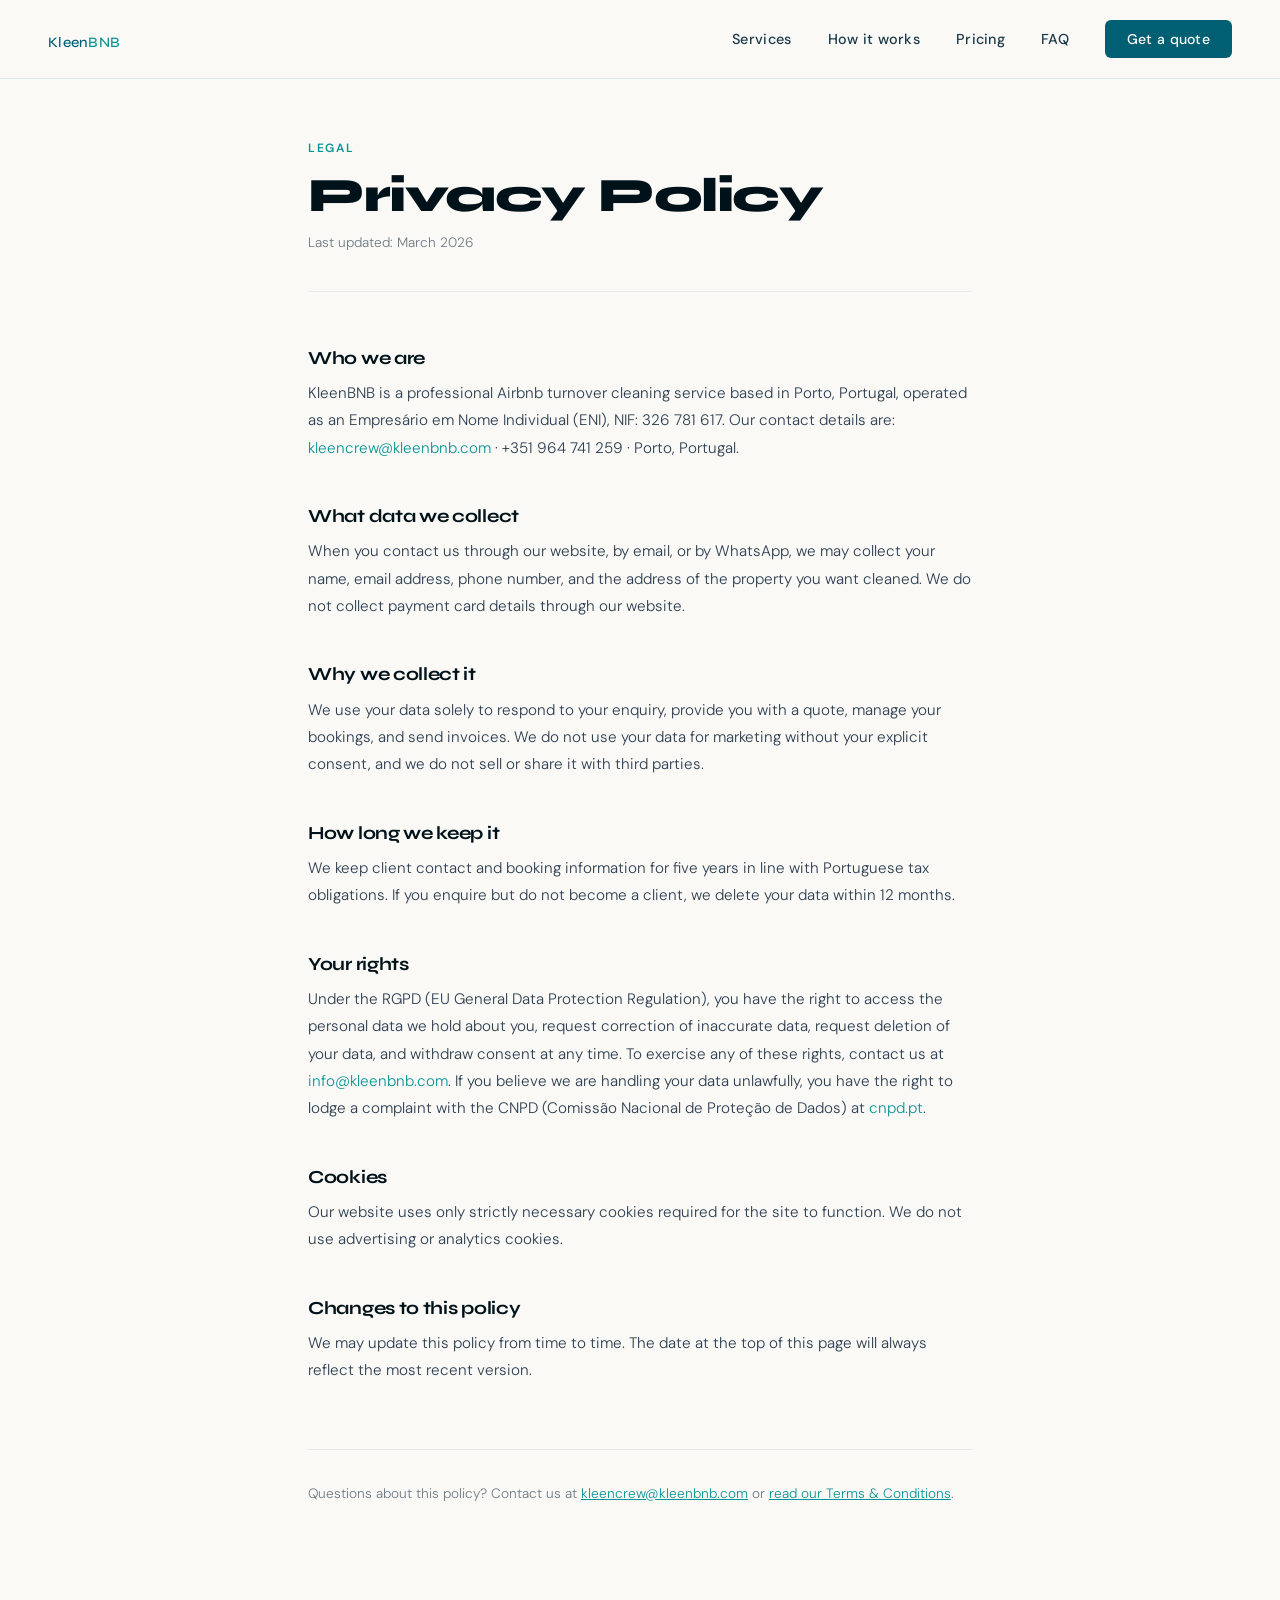
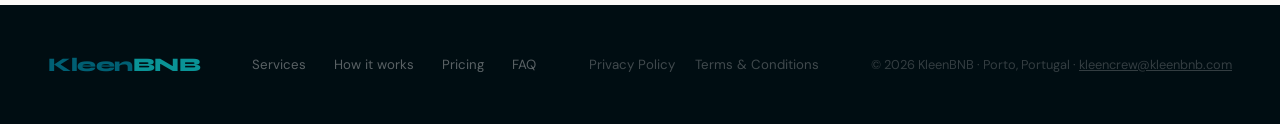
<file: privacy.html>
<!DOCTYPE html>
<html lang="en">
<head>
<meta charset="UTF-8">
<meta name="viewport" content="width=device-width, initial-scale=1.0">
<title>Privacy Policy — KleenBNB</title>
<link href="https://fonts.googleapis.com/css2?family=Syne:wght@400;600;700;800&family=DM+Sans:ital,wght@0,300;0,400;0,500;1,300&display=swap" rel="stylesheet">
<link rel="stylesheet" href="style.css">
<style>
  .legal-page {
    max-width: 760px;
    margin: 0 auto;
    padding: 140px 48px 100px;
  }

  .legal-label {
    font-size: 0.75rem;
    font-weight: 600;
    letter-spacing: 0.14em;
    text-transform: uppercase;
    color: var(--teal);
    margin-bottom: 14px;
  }

  .legal-page h1 {
    font-family: 'Syne', sans-serif;
    font-size: clamp(2rem, 4vw, 3rem);
    font-weight: 800;
    color: var(--dark);
    letter-spacing: -1.5px;
    line-height: 1.08;
    margin-bottom: 12px;
    animation: none;
  }

  .legal-date {
    font-size: 0.85rem;
    color: var(--muted);
    font-weight: 300;
    margin-bottom: 56px;
    padding-bottom: 40px;
    border-bottom: 1px solid #e8e8e8;
  }

  .legal-section {
    margin-bottom: 44px;
  }

  .legal-section h2 {
    font-family: 'Syne', sans-serif;
    font-size: 1.15rem;
    font-weight: 700;
    color: var(--dark);
    letter-spacing: -0.3px;
    margin-bottom: 12px;
  }

  .legal-section p {
    font-size: 0.95rem;
    color: var(--text);
    line-height: 1.8;
    font-weight: 300;
  }

  .legal-section a {
    color: var(--teal);
    text-decoration: none;
  }
  .legal-section a:hover { text-decoration: underline; }

  .legal-footer-note {
    margin-top: 64px;
    padding-top: 32px;
    border-top: 1px solid #e8e8e8;
    font-size: 0.85rem;
    color: var(--muted);
    font-weight: 300;
    line-height: 1.7;
  }

  @media (max-width: 768px) {
    .legal-page { padding: 110px 24px 80px; }
  }
  @media (max-width: 420px) {
    .legal-page { padding: 96px 20px 64px; }
  }
</style>
</head>
<body>

<nav>
  <div class="logo"><a href="index.html" style="text-decoration:none;color:inherit;">Kleen<span>BNB</span></a></div>
  <button class="nav-toggle" onclick="toggleNav(this)" aria-label="Toggle menu">
    <span></span><span></span><span></span>
  </button>
  <div class="nav-links" id="navLinks">
    <a href="index.html#services">Services</a>
    <a href="index.html#how">How it works</a>
    <a href="index.html#pricing">Pricing</a>
    <a href="index.html#faq">FAQ</a>
    <a href="quote.html" class="nav-cta">Get a quote</a>
  </div>
</nav>

<div class="legal-page">
  <div class="legal-label">Legal</div>
  <h1>Privacy Policy</h1>
  <div class="legal-date">Last updated: March 2026</div>

  <div class="legal-section">
    <h2>Who we are</h2>
    <p>KleenBNB is a professional Airbnb turnover cleaning service based in Porto, Portugal, operated as an Empresário em Nome Individual (ENI), NIF: 326 781 617. Our contact details are: <a href="mailto:kleencrew@kleenbnb.com">kleencrew@kleenbnb.com</a> · +351 964 741 259 · Porto, Portugal.</p>
  </div>

  <div class="legal-section">
    <h2>What data we collect</h2>
    <p>When you contact us through our website, by email, or by WhatsApp, we may collect your name, email address, phone number, and the address of the property you want cleaned. We do not collect payment card details through our website.</p>
  </div>

  <div class="legal-section">
    <h2>Why we collect it</h2>
    <p>We use your data solely to respond to your enquiry, provide you with a quote, manage your bookings, and send invoices. We do not use your data for marketing without your explicit consent, and we do not sell or share it with third parties.</p>
  </div>

  <div class="legal-section">
    <h2>How long we keep it</h2>
    <p>We keep client contact and booking information for five years in line with Portuguese tax obligations. If you enquire but do not become a client, we delete your data within 12 months.</p>
  </div>

  <div class="legal-section">
    <h2>Your rights</h2>
    <p>Under the RGPD (EU General Data Protection Regulation), you have the right to access the personal data we hold about you, request correction of inaccurate data, request deletion of your data, and withdraw consent at any time. To exercise any of these rights, contact us at <a href="mailto:info@kleenbnb.pt">info@kleenbnb.com</a>. If you believe we are handling your data unlawfully, you have the right to lodge a complaint with the CNPD (Comissão Nacional de Proteção de Dados) at <a href="https://www.cnpd.pt" target="_blank">cnpd.pt</a>.</p>
  </div>

  <div class="legal-section">
    <h2>Cookies</h2>
    <p>Our website uses only strictly necessary cookies required for the site to function. We do not use advertising or analytics cookies.</p>
  </div>

  <div class="legal-section">
    <h2>Changes to this policy</h2>
    <p>We may update this policy from time to time. The date at the top of this page will always reflect the most recent version.</p>
  </div>

  <div class="legal-footer-note">
    Questions about this policy? Contact us at <a href="mailto:kleencrew@kleenbnb.com" style="color:var(--teal);">kleencrew@kleenbnb.com</a> or <a href="terms.html" style="color:var(--teal);">read our Terms & Conditions</a>.
  </div>
</div>

<footer>
  <div class="logo"><a href="index.html" style="text-decoration:none;color:inherit;">Kleen<span>BNB</span></a></div>
  <div class="footer-links">
    <a href="index.html#services">Services</a>
    <a href="index.html#how">How it works</a>
    <a href="index.html#pricing">Pricing</a>
    <a href="index.html#faq">FAQ</a>
  </div>
  <div class="footer-legal">
    <a href="privacy.html">Privacy Policy</a>
    <a href="terms.html">Terms & Conditions</a>
  </div>
  <div class="footer-copy">© 2026 KleenBNB · Porto, Portugal · <a href="mailto:kleencrew@kleenbnb.com" style="color:inherit;">kleencrew@kleenbnb.com</a></div>
</footer>

<script>
function toggleNav(btn) {
  btn.classList.toggle('open');
  document.getElementById('navLinks').classList.toggle('open');
}
</script>
</body>
</html>
</file>
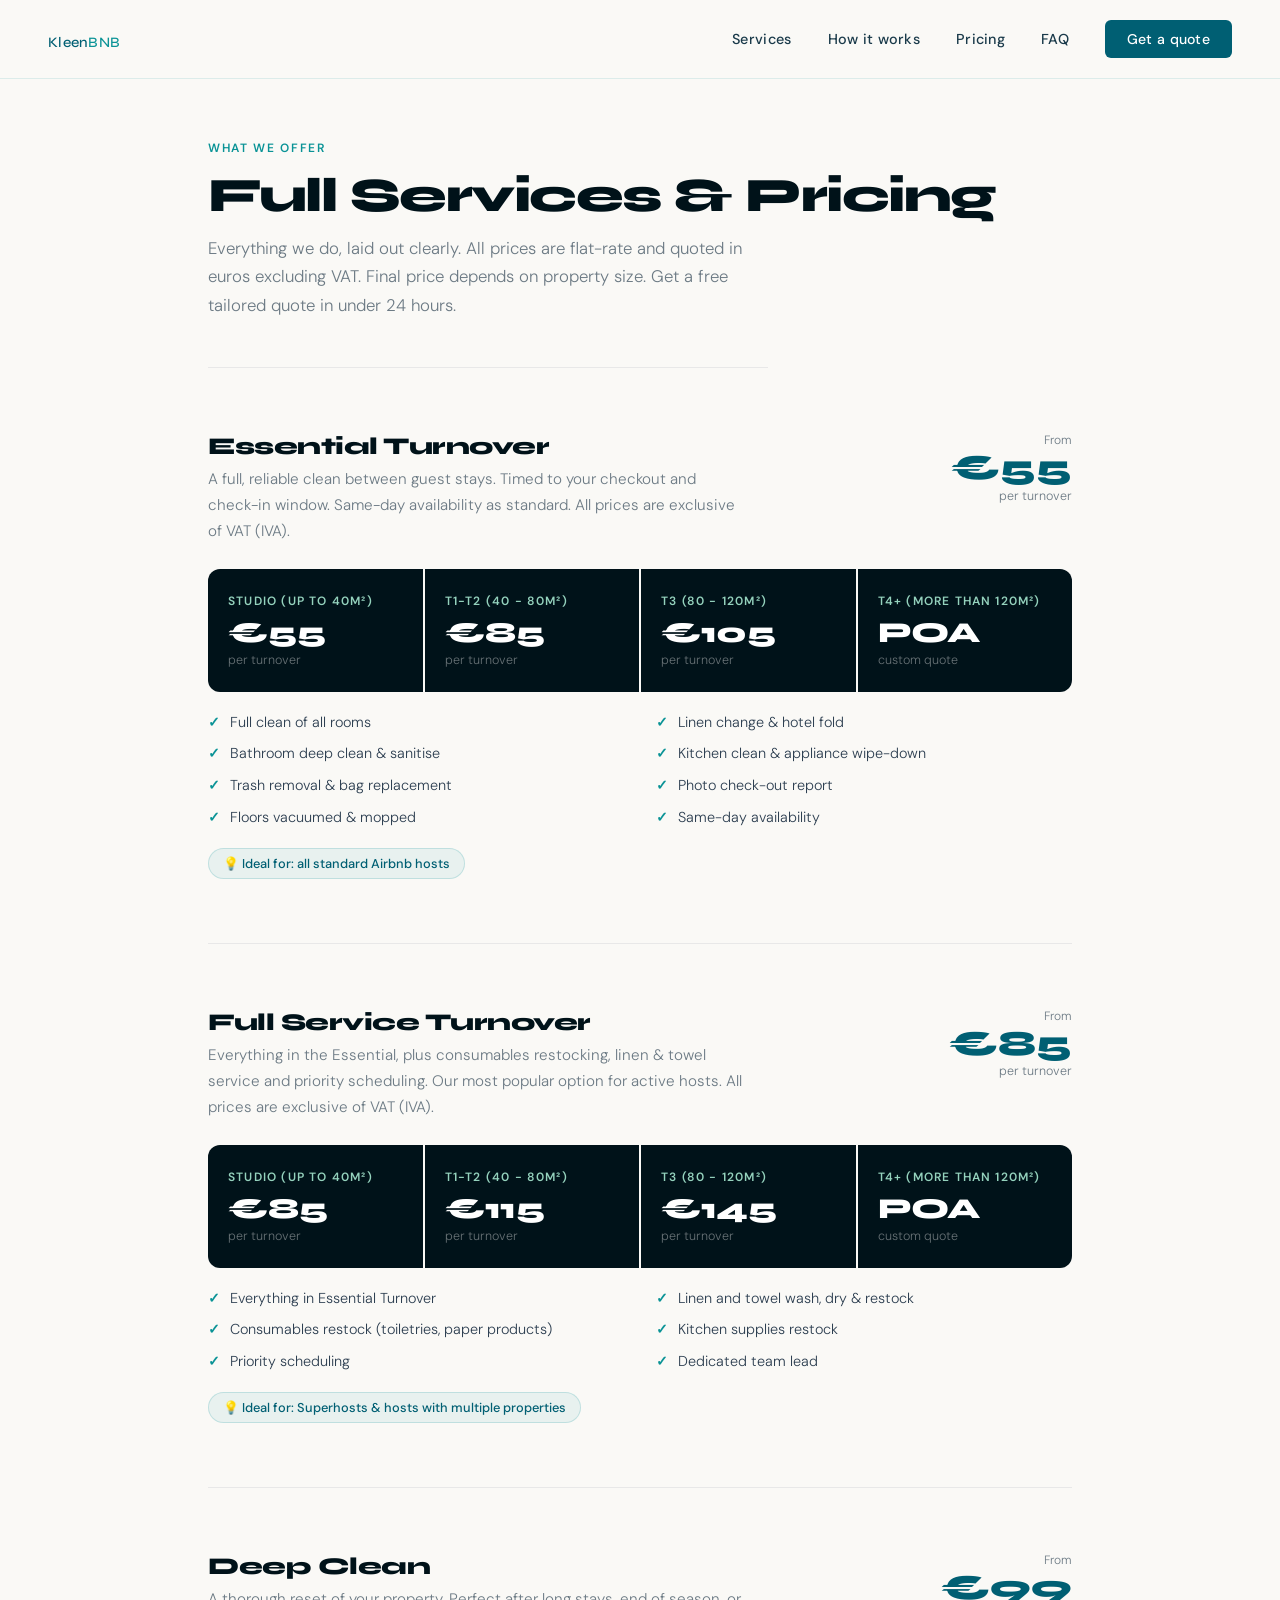
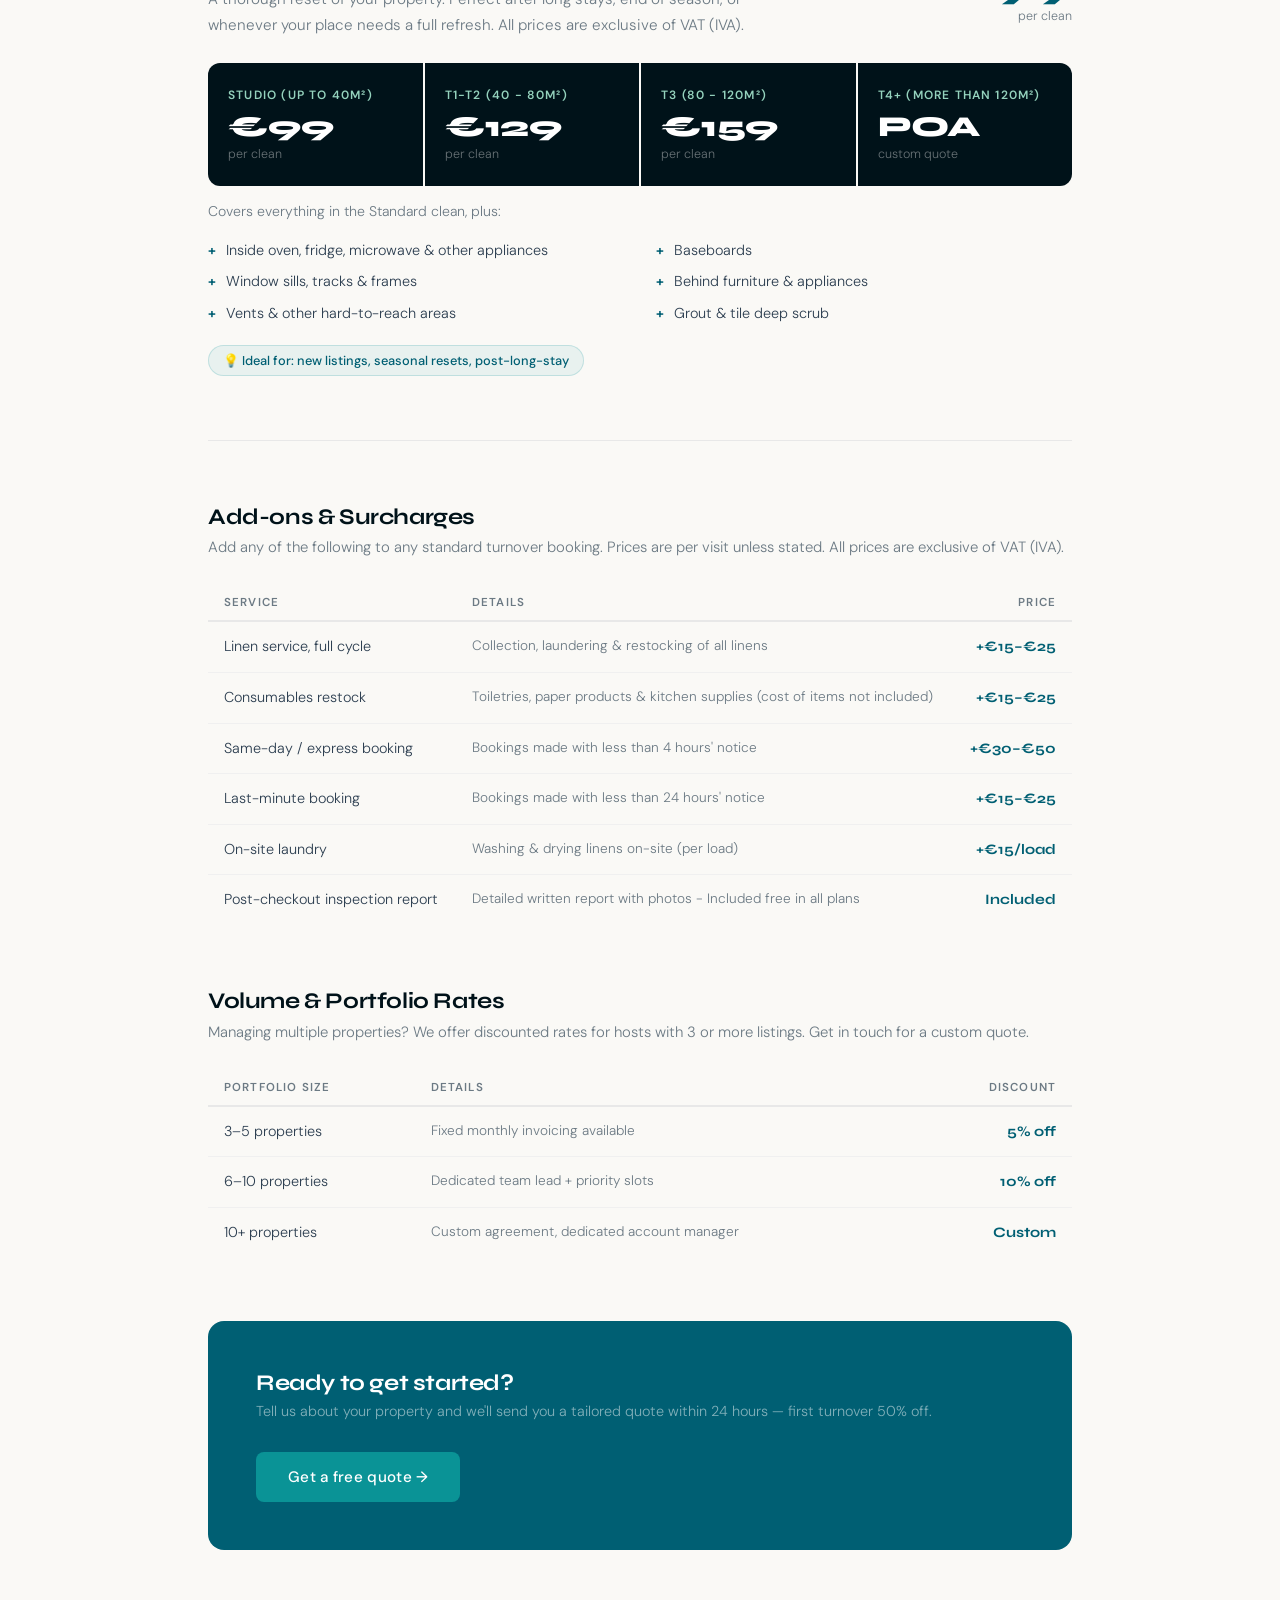
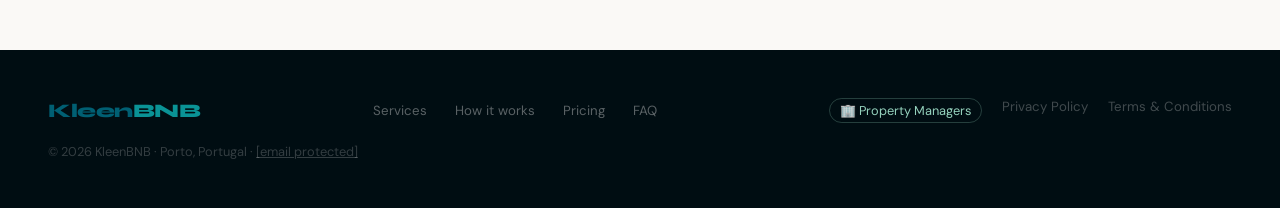
<file: services.html>
<!DOCTYPE html>
<html lang="en">
<head>
<meta charset="UTF-8">
<meta name="viewport" content="width=device-width, initial-scale=1.0">
<title>Services & Pricing — KleenBNB</title>
<link href="https://fonts.googleapis.com/css2?family=Syne:wght@400;600;700;800&family=DM+Sans:ital,wght@0,300;0,400;0,500;1,300&display=swap" rel="stylesheet">
<link rel="stylesheet" href="style.css">
<style>
  .services-page {
    max-width: 960px;
    margin: 0 auto;
    padding: 140px 48px 100px;
  }

  .services-page .section-label { margin-bottom: 14px; }

  .services-page h1 {
    font-family: 'Syne', sans-serif;
    font-size: clamp(2rem, 4vw, 3rem);
    font-weight: 800;
    color: var(--dark);
    letter-spacing: -1.5px;
    line-height: 1.08;
    margin-bottom: 12px;
    animation: none;
  }

  .page-sub {
    font-size: 1.05rem;
    color: var(--muted);
    font-weight: 300;
    line-height: 1.7;
    max-width: 560px;
    margin-bottom: 64px;
    padding-bottom: 48px;
    border-bottom: 1px solid #e8e8e8;
  }

  /* ── SERVICE BLOCK ── */
  .service-block {
    margin-bottom: 64px;
    padding-bottom: 64px;
    border-bottom: 1px solid #e8e8e8;
  }
  .service-block:last-of-type { border-bottom: none; }

  .service-block-header {
    display: flex;
    align-items: flex-start;
    justify-content: space-between;
    gap: 32px;
    margin-bottom: 24px;
    flex-wrap: wrap;
  }

  .service-block-title {
    font-family: 'Syne', sans-serif;
    font-size: 1.5rem;
    font-weight: 800;
    color: var(--dark);
    letter-spacing: -0.5px;
    margin-bottom: 6px;
  }

  .service-block-desc {
    font-size: 0.95rem;
    color: var(--muted);
    font-weight: 300;
    line-height: 1.7;
    max-width: 540px;
  }

  .service-block-price {
    text-align: right;
    flex-shrink: 0;
  }

  .sbp-from {
    font-size: 0.75rem;
    color: var(--muted);
    font-weight: 300;
    margin-bottom: 2px;
  }

  .sbp-amount {
    font-family: 'Syne', sans-serif;
    font-size: 2.2rem;
    font-weight: 800;
    color: var(--teal-dark);
    line-height: 1;
    margin-bottom: 2px;
  }

  .sbp-unit {
    font-size: 0.78rem;
    color: var(--muted);
    font-weight: 300;
  }

  /* ── INCLUDES TABLE ── */
  .includes-grid {
    display: grid;
    grid-template-columns: 1fr 1fr;
    gap: 10px 32px;
    margin-top: 20px;
  }

  .includes-grid.single { grid-template-columns: 1fr; }

  .include-item {
    display: flex;
    align-items: flex-start;
    gap: 10px;
    font-size: 0.9rem;
    color: var(--text);
    font-weight: 300;
    line-height: 1.5;
  }

  .include-item::before {
    content: '✓';
    color: var(--teal);
    font-weight: 700;
    flex-shrink: 0;
    margin-top: 1px;
    font-size: 0.85rem;
  }

  .include-item.extra::before { content: '+'; color: var(--teal-dark); }

  .ideal-tag {
    display: inline-flex;
    align-items: center;
    gap: 6px;
    margin-top: 20px;
    background: rgba(10,147,150,0.07);
    border: 1px solid rgba(10,147,150,0.18);
    border-radius: 100px;
    padding: 6px 14px;
    font-size: 0.8rem;
    color: var(--teal-dark);
    font-weight: 500;
  }

  /* ── ADD-ONS TABLE ── */
  .addons-section { margin-bottom: 64px; }

  .addons-section h2 {
    font-family: 'Syne', sans-serif;
    font-size: 1.4rem;
    font-weight: 700;
    color: var(--dark);
    letter-spacing: -0.4px;
    margin-bottom: 8px;
  }

  .addons-section p {
    font-size: 0.93rem;
    color: var(--muted);
    font-weight: 300;
    margin-bottom: 28px;
  }

  .addons-table {
    width: 100%;
    border-collapse: collapse;
  }

  .addons-table th {
    text-align: left;
    font-size: 0.72rem;
    font-weight: 600;
    letter-spacing: 0.1em;
    text-transform: uppercase;
    color: var(--muted);
    padding: 10px 16px;
    border-bottom: 2px solid #e8e8e8;
  }

  .addons-table td {
    padding: 14px 16px;
    font-size: 0.9rem;
    color: var(--text);
    font-weight: 300;
    border-bottom: 1px solid #f0f0f0;
    line-height: 1.5;
    vertical-align: top;
  }

  .addons-table tr:last-child td { border-bottom: none; }
  .addons-table tr:hover td { background: rgba(10,147,150,0.03); }

  .addons-table td:last-child {
    font-family: 'Syne', sans-serif;
    font-weight: 700;
    color: var(--teal-dark);
    white-space: nowrap;
    text-align: right;
  }

  .addons-table td:nth-child(2) {
    color: var(--muted);
    font-size: 0.85rem;
  }

  /* ── SIZE RATES ── */
  .rates-grid {
    display: grid;
    grid-template-columns: repeat(4, 1fr);
    gap: 2px;
    margin-top: 20px;
    margin-bottom: 12px;
  }

  .rate-card {
    background: var(--dark);
    padding: 24px 20px;
    border-radius: 0;
  }
  .rate-card:first-child { border-radius: 12px 0 0 12px; }
  .rate-card:last-child { border-radius: 0 12px 12px 0; }

  .rate-size {
    font-size: 0.75rem;
    font-weight: 600;
    letter-spacing: 0.1em;
    text-transform: uppercase;
    color: var(--teal-light);
    margin-bottom: 10px;
  }

  .rate-price {
    font-family: 'Syne', sans-serif;
    font-size: 1.8rem;
    font-weight: 800;
    color: white;
    line-height: 1;
    margin-bottom: 4px;
  }

  .rate-note {
    font-size: 0.78rem;
    color: rgba(255,255,255,0.4);
    font-weight: 300;
  }

  /* ── CTA STRIP ── */
  .services-cta {
    background: var(--teal-dark);
    border-radius: 16px;
    padding: 48px;
    display: flex;
    align-items: center;
    justify-content: space-between;
    gap: 32px;
    flex-wrap: wrap;
    margin-top: 64px;
  }

  .services-cta h3 {
    font-family: 'Syne', sans-serif;
    font-size: 1.4rem;
    font-weight: 700;
    color: white;
    letter-spacing: -0.4px;
    margin-bottom: 6px;
  }

  .services-cta p {
    font-size: 0.9rem;
    color: rgba(255,255,255,0.5);
    font-weight: 300;
  }

  .section-divider {
    height: 1px;
    background: #e8e8e8;
    margin: 64px 0;
  }

  @media (max-width: 768px) {
    .services-page { padding: 110px 24px 80px; }
    .service-block-header { flex-direction: column; gap: 16px; }
    .service-block-price { text-align: left; }
    .includes-grid { grid-template-columns: 1fr; }
    .rates-grid { grid-template-columns: 1fr 1fr; }
    .rate-card:first-child { border-radius: 12px 0 0 0; }
    .rate-card:nth-child(2) { border-radius: 0 12px 0 0; }
    .rate-card:nth-child(3) { border-radius: 0 0 0 12px; }
    .rate-card:last-child { border-radius: 0 0 12px 0; }
    .services-cta { padding: 32px 24px; }
    .addons-table th:nth-child(2), .addons-table td:nth-child(2) { display: none; }
  }
  @media (max-width: 420px) {
    .services-page { padding: 96px 20px 64px; }
    .rates-grid { grid-template-columns: 1fr 1fr; }
  }
</style>
</head>
<body>

<nav>
  <div class="logo"><a href="index.html" style="text-decoration:none;color:var(--teal-dark);">Kleen<span style="color:var(--teal);">BNB</span></a></div>
  <button class="nav-toggle" onclick="toggleNav(this)" aria-label="Toggle menu">
    <span></span><span></span><span></span>
  </button>
  <div class="nav-links" id="navLinks">
    <a href="index.html#services">Services</a>
    <a href="index.html#how">How it works</a>
    <a href="index.html#pricing">Pricing</a>
    <a href="index.html#faq">FAQ</a>
    <a href="quote.html" class="nav-cta">Get a quote</a>
  </div>
</nav>

<div class="services-page">

  <div class="section-label">What we offer</div>
  <h1>Full Services & Pricing</h1>
  <p class="page-sub">Everything we do, laid out clearly. All prices are flat-rate and quoted in euros excluding VAT. Final price depends on property size. Get a free tailored quote in under 24 hours.</p>

  <!-- ── TURNOVER SERVICES ── -->
  <div class="service-block">
    <div class="service-block-header">
      <div>
        <div class="service-block-title">Essential Turnover</div>
        <div class="service-block-desc">A full, reliable clean between guest stays. Timed to your checkout and check-in window. Same-day availability as standard. All prices are exclusive of VAT (IVA).</div>
      </div>
      <div class="service-block-price">
        <div class="sbp-from">From</div>
        <div class="sbp-amount">€55</div>
        <div class="sbp-unit">per turnover</div>
      </div>
    </div>
    <div class="rates-grid">
      <div class="rate-card">
        <div class="rate-size">Studio (Up to 40m²)</div>
        <div class="rate-price">€55</div>
        <div class="rate-note">per turnover</div>
      </div>
      <div class="rate-card">
        <div class="rate-size">T1-T2 (40 - 80m²)</div>
        <div class="rate-price">€85</div>
        <div class="rate-note">per turnover</div>
      </div>
      <div class="rate-card">
        <div class="rate-size">T3 (80 - 120m²)</div>
        <div class="rate-price">€105</div>
        <div class="rate-note">per turnover</div>
      </div>
      <div class="rate-card">
        <div class="rate-size">T4+ (More than 120m²)</div>
        <div class="rate-price">POA</div>
        <div class="rate-note">custom quote</div>
      </div>
    </div>
    <div class="includes-grid">
      <div class="include-item">Full clean of all rooms</div>
      <div class="include-item">Linen change & hotel fold</div>
      <div class="include-item">Bathroom deep clean & sanitise</div>
      <div class="include-item">Kitchen clean & appliance wipe-down</div>
      <div class="include-item">Trash removal & bag replacement</div>
      <div class="include-item">Photo check-out report</div>
      <div class="include-item">Floors vacuumed & mopped</div>
      <div class="include-item">Same-day availability</div>
    </div>
    <div class="ideal-tag">💡 Ideal for: all standard Airbnb hosts</div>
  </div>

  <!-- ── FULL SERVICE ── -->
  <div class="service-block">
    <div class="service-block-header">
      <div>
        <div class="service-block-title">Full Service Turnover</div>
        <div class="service-block-desc">Everything in the Essential, plus consumables restocking, linen & towel service and priority scheduling. Our most popular option for active hosts. All prices are exclusive of VAT (IVA).</div>
      </div>
      <div class="service-block-price">
        <div class="sbp-from">From</div>
        <div class="sbp-amount">€85</div>
        <div class="sbp-unit">per turnover</div>
      </div>
    </div>
    <div class="rates-grid">
      <div class="rate-card">
        <div class="rate-size">Studio (Up to 40m²)</div>
        <div class="rate-price">€85</div>
        <div class="rate-note">per turnover</div>
      </div>
      <div class="rate-card">
        <div class="rate-size">T1-T2 (40 - 80m²)</div>
        <div class="rate-price">€115</div>
        <div class="rate-note">per turnover</div>
      </div>
      <div class="rate-card">
        <div class="rate-size">T3 (80 - 120m²)</div>
        <div class="rate-price">€145</div>
        <div class="rate-note">per turnover</div>
      </div>
      <div class="rate-card">
        <div class="rate-size">T4+ (More than 120m²)</div>
        <div class="rate-price">POA</div>
        <div class="rate-note">custom quote</div>
      </div>
    </div>
    <div class="includes-grid">
      <div class="include-item">Everything in Essential Turnover</div>
      <div class="include-item">Linen and towel wash, dry & restock </div>
      <div class="include-item">Consumables restock (toiletries, paper products)</div>
      <div class="include-item">Kitchen supplies restock</div>
      <div class="include-item">Priority scheduling</div>
      <div class="include-item">Dedicated team lead</div>
    </div>
    <div class="ideal-tag">💡 Ideal for: Superhosts & hosts with multiple properties</div>
  </div>

  <!-- ── DEEP CLEAN ── -->
  <div class="service-block">
    <div class="service-block-header">
      <div>
        <div class="service-block-title">Deep Clean</div>
        <div class="service-block-desc">A thorough reset of your property. Perfect after long stays, end of season, or whenever your place needs a full refresh. All prices are exclusive of VAT (IVA).</div>
      </div>
      <div class="service-block-price">
        <div class="sbp-from">From</div>
        <div class="sbp-amount">€99</div>
        <div class="sbp-unit">per clean</div>
      </div>
    </div>
    <div class="rates-grid">
      <div class="rate-card">
        <div class="rate-size">Studio (Up to 40m²)</div>
        <div class="rate-price">€99</div>
        <div class="rate-note">per clean</div>
      </div>
      <div class="rate-card">
        <div class="rate-size">T1-T2 (40 - 80m²)</div>
        <div class="rate-price">€129</div>
        <div class="rate-note">per clean</div>
      </div>
      <div class="rate-card">
        <div class="rate-size">T3 (80 - 120m²)</div>
        <div class="rate-price">€159</div>
        <div class="rate-note">per clean</div>
      </div>
      <div class="rate-card">
        <div class="rate-size">T4+ (More than 120m²)</div>
        <div class="rate-price">POA</div>
        <div class="rate-note">custom quote</div>
      </div>
    </div>
    <p style="font-size:0.88rem;color:var(--muted);font-weight:300;margin:16px 0 8px;">Covers everything in the Standard clean, plus:</p>
    <div class="includes-grid">
      <div class="include-item extra">Inside oven, fridge, microwave & other appliances</div>
      <div class="include-item extra">Baseboards</div>
      <div class="include-item extra">Window sills, tracks & frames</div>
      <div class="include-item extra">Behind furniture & appliances</div>
      <div class="include-item extra">Vents & other hard-to-reach areas</div>
      <div class="include-item extra">Grout & tile deep scrub</div>
    </div>
    <div class="ideal-tag">💡 Ideal for: new listings, seasonal resets, post-long-stay</div>
  </div>

  <!-- ── ADD-ONS ── -->
  <div class="addons-section">
    <h2>Add-ons & Surcharges</h2>
    <p>Add any of the following to any standard turnover booking. Prices are per visit unless stated. All prices are exclusive of VAT (IVA).</p>

    <table class="addons-table">
      <thead>
        <tr>
          <th>Service</th>
          <th>Details</th>
          <th style="text-align:right;">Price</th>
        </tr>
      </thead>
      <tbody>
        <tr>
          <td>Linen service, full cycle</td>
          <td>Collection, laundering & restocking of all linens</td>
          <td>+€15–€25</td>
        </tr>
        <tr>
          <td>Consumables restock</td>
          <td>Toiletries, paper products & kitchen supplies (cost of items not included)</td>
          <td>+€15–€25</td>
        </tr>
        <tr>
          <td>Same-day / express booking</td>
          <td>Bookings made with less than 4 hours' notice</td>
          <td>+€30–€50</td>
        </tr>
        <tr>
          <td>Last-minute booking</td>
          <td>Bookings made with less than 24 hours' notice</td>
          <td>+€15–€25</td>
        </tr>
        <tr>
          <td>On-site laundry</td>
          <td>Washing & drying linens on-site (per load)</td>
          <td>+€15/load</td>
        </tr>
        <tr>
          <td>Post-checkout inspection report</td>
          <td>Detailed written report with photos - Included free in all plans</td>
          <td>Included</td>
        </tr>
      </tbody>
    </table>
  </div>

  <!-- ── VOLUME ── -->
  <div class="addons-section">
    <h2>Volume & Portfolio Rates</h2>
    <p>Managing multiple properties? We offer discounted rates for hosts with 3 or more listings. Get in touch for a custom quote.</p>
    <table class="addons-table">
      <thead>
        <tr>
          <th>Portfolio size</th>
          <th>Details</th>
          <th style="text-align:right;">Discount</th>
        </tr>
      </thead>
      <tbody>
        <tr>
          <td>3–5 properties</td>
          <td>Fixed monthly invoicing available</td>
          <td>5% off</td>
        </tr>
        <tr>
          <td>6–10 properties</td>
          <td>Dedicated team lead + priority slots</td>
          <td>10% off</td>
        </tr>
        <tr>
          <td>10+ properties</td>
          <td>Custom agreement, dedicated account manager</td>
          <td>Custom</td>
        </tr>
      </tbody>
    </table>
  </div>

  <!-- ── CTA ── -->
  <div class="services-cta">
    <div>
      <h3>Ready to get started?</h3>
      <p>Tell us about your property and we'll send you a tailored quote within 24 hours — first turnover 50% off.</p>
    </div>
    <a href="quote.html" class="btn-primary" style="white-space:nowrap;text-decoration:none;">Get a free quote →</a>
  </div>

</div>

<footer>
  <div class="logo"><a href="index.html" style="text-decoration:none;color:inherit;">Kleen<span>BNB</span></a></div>
  <div class="footer-links">
    <a href="index.html#services">Services</a>
    <a href="index.html#how">How it works</a>
    <a href="index.html#pricing">Pricing</a>
    <a href="index.html#faq">FAQ</a>
  </div>
  <div class="footer-legal">
    <a href="partners.html" class="footer-partners-link">🏢 Property Managers</a>
    <a href="privacy.html">Privacy Policy</a>
    <a href="terms.html">Terms & Conditions</a>
  </div>
  <div class="footer-copy">© 2026 KleenBNB · Porto, Portugal · <a href="/cdn-cgi/l/email-protection#5930373f361932353c3c373b373b77292d" style="color:inherit;"><span class="__cf_email__" data-cfemail="d9b0b7bfb699b2b5bcbcb7bbb7bbf7a9ad">[email&#160;protected]</span></a></div>
</footer>

<script>
function toggleNav(btn) {
  btn.classList.toggle('open');
  document.getElementById('navLinks').classList.toggle('open');
}
</script>
</body>
</html>
</file>
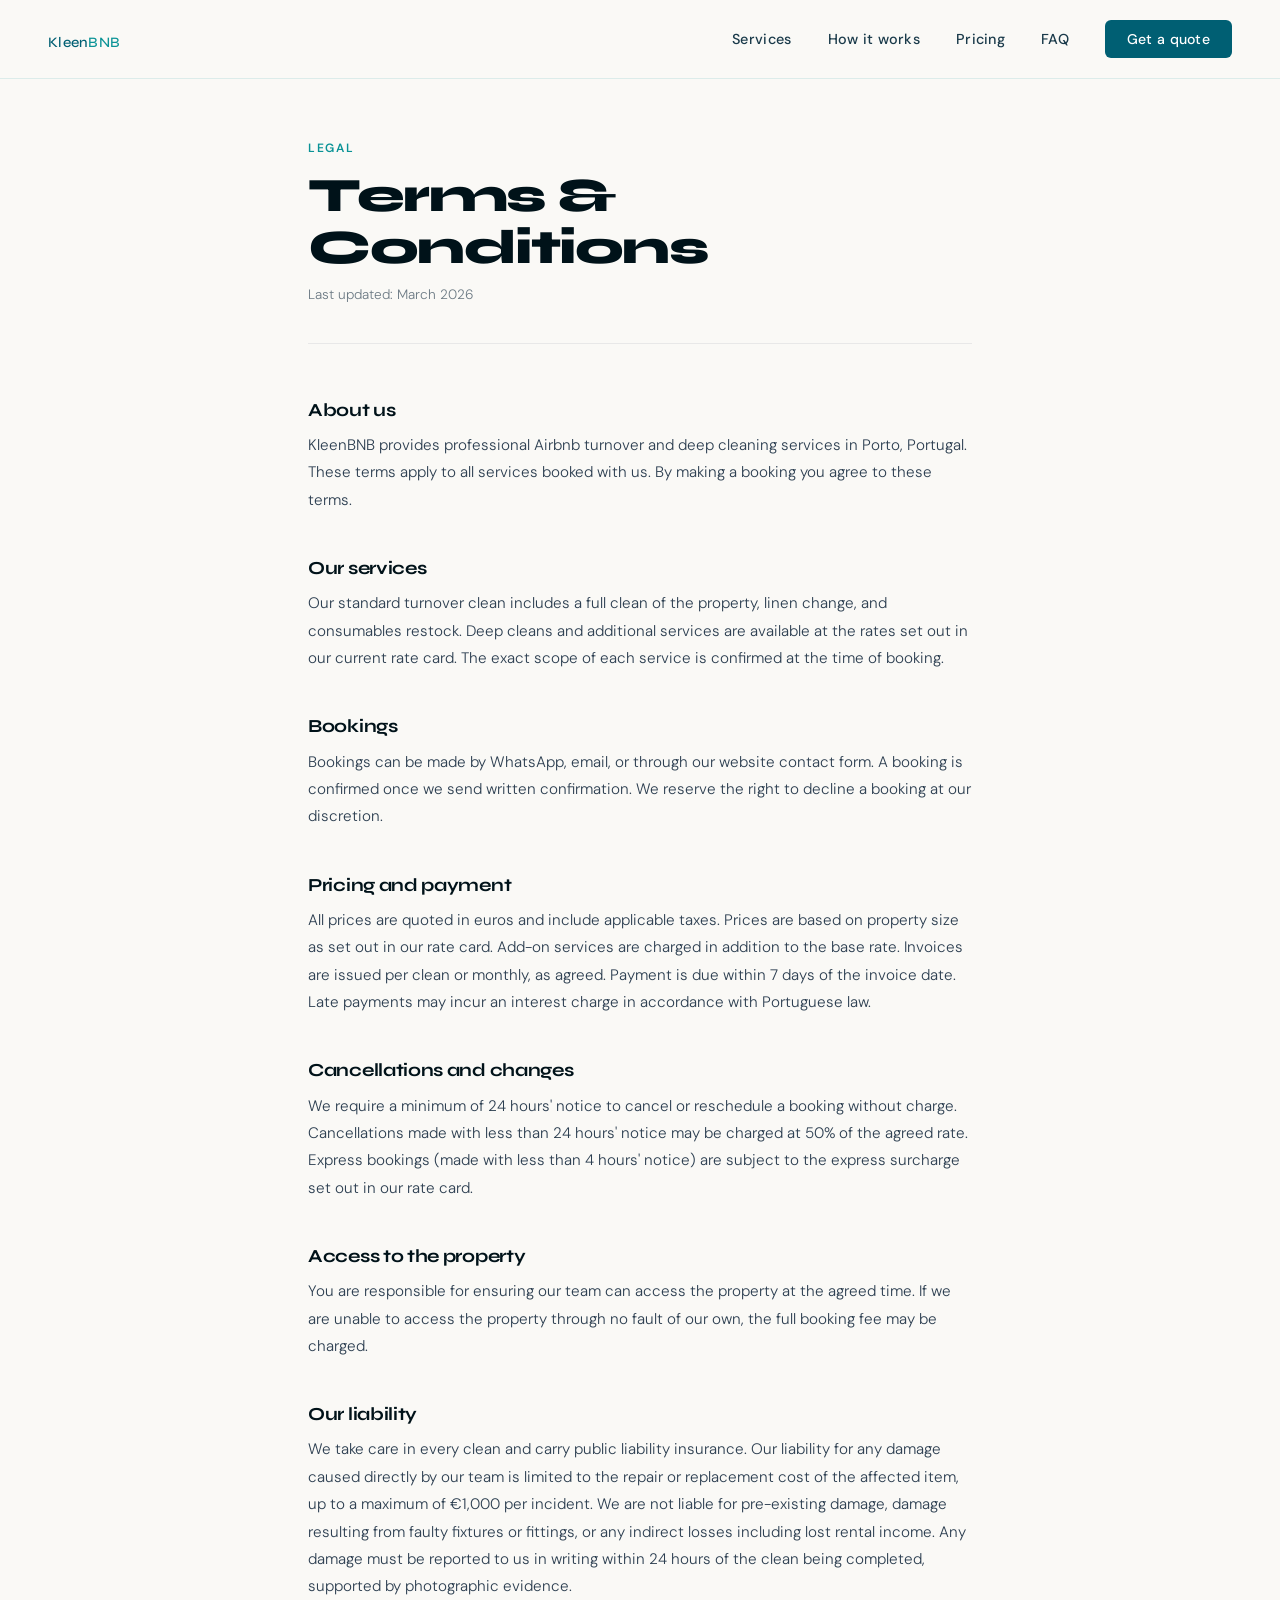
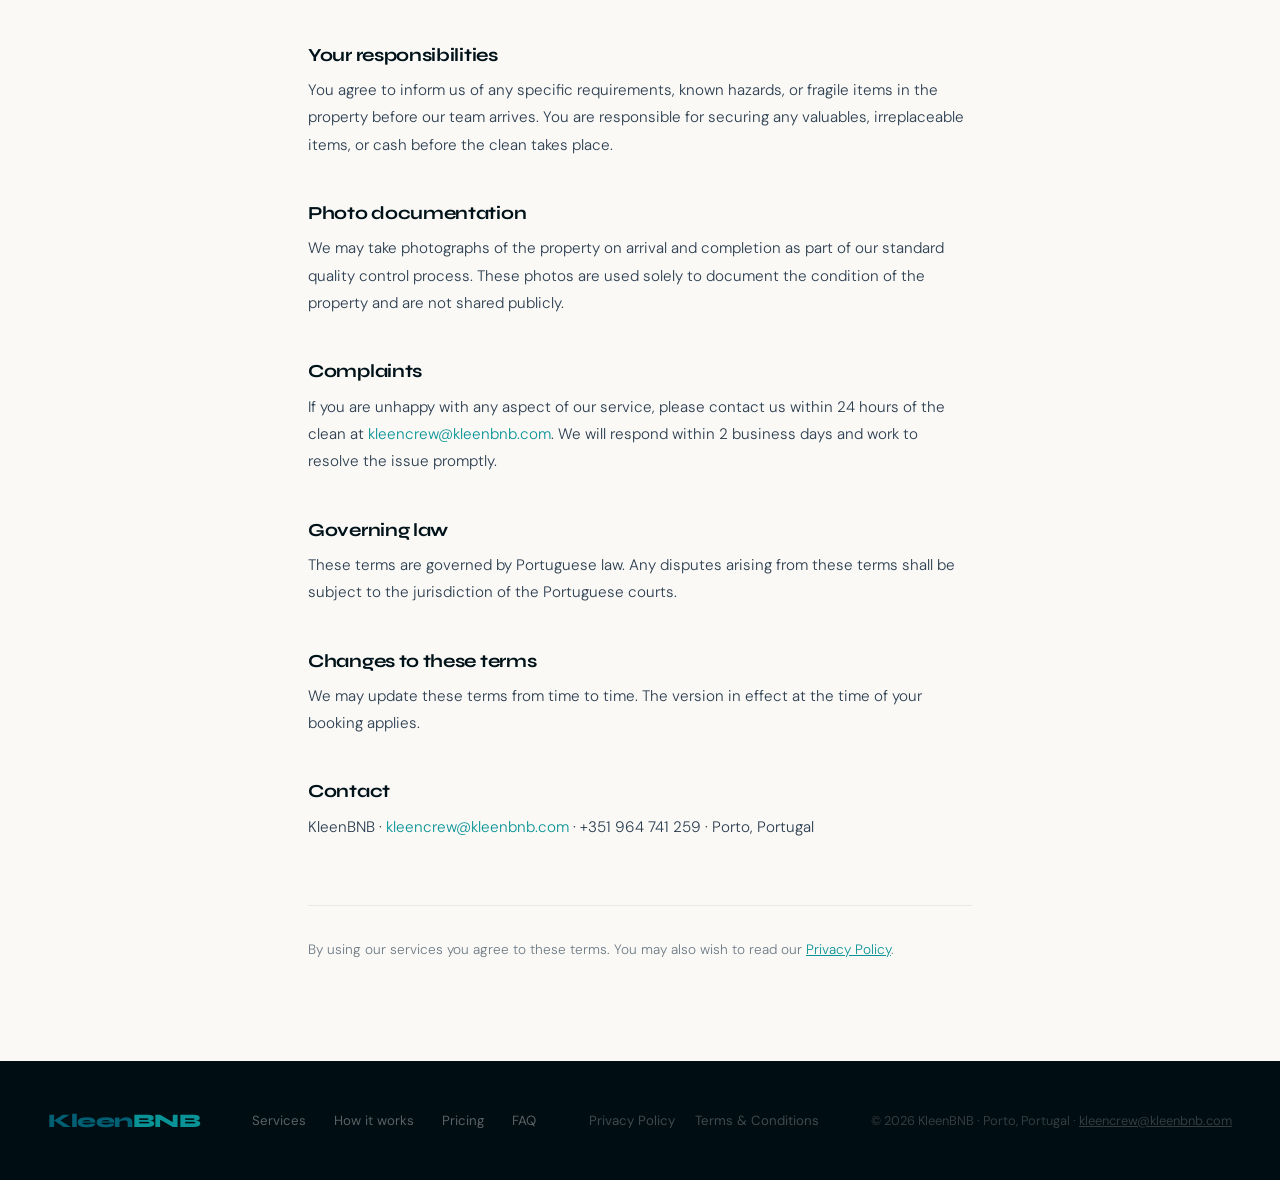
<file: terms.html>
<!DOCTYPE html>
<html lang="en">
<head>
<meta charset="UTF-8">
<meta name="viewport" content="width=device-width, initial-scale=1.0">
<title>Terms & Conditions — KleenBNB</title>
<link href="https://fonts.googleapis.com/css2?family=Syne:wght@400;600;700;800&family=DM+Sans:ital,wght@0,300;0,400;0,500;1,300&display=swap" rel="stylesheet">
<link rel="stylesheet" href="style.css">
<style>
  .legal-page {
    max-width: 760px;
    margin: 0 auto;
    padding: 140px 48px 100px;
  }

  .legal-label {
    font-size: 0.75rem;
    font-weight: 600;
    letter-spacing: 0.14em;
    text-transform: uppercase;
    color: var(--teal);
    margin-bottom: 14px;
  }

  .legal-page h1 {
    font-family: 'Syne', sans-serif;
    font-size: clamp(2rem, 4vw, 3rem);
    font-weight: 800;
    color: var(--dark);
    letter-spacing: -1.5px;
    line-height: 1.08;
    margin-bottom: 12px;
    animation: none;
  }

  .legal-date {
    font-size: 0.85rem;
    color: var(--muted);
    font-weight: 300;
    margin-bottom: 56px;
    padding-bottom: 40px;
    border-bottom: 1px solid #e8e8e8;
  }

  .legal-section {
    margin-bottom: 44px;
  }

  .legal-section h2 {
    font-family: 'Syne', sans-serif;
    font-size: 1.15rem;
    font-weight: 700;
    color: var(--dark);
    letter-spacing: -0.3px;
    margin-bottom: 12px;
  }

  .legal-section p {
    font-size: 0.95rem;
    color: var(--text);
    line-height: 1.8;
    font-weight: 300;
  }

  .legal-section a {
    color: var(--teal);
    text-decoration: none;
  }
  .legal-section a:hover { text-decoration: underline; }

  .legal-footer-note {
    margin-top: 64px;
    padding-top: 32px;
    border-top: 1px solid #e8e8e8;
    font-size: 0.85rem;
    color: var(--muted);
    font-weight: 300;
    line-height: 1.7;
  }

  @media (max-width: 768px) {
    .legal-page { padding: 110px 24px 80px; }
  }
  @media (max-width: 420px) {
    .legal-page { padding: 96px 20px 64px; }
  }
</style>
</head>
<body>

<nav>
  <div class="logo"><a href="index.html" style="text-decoration:none;color:inherit;">Kleen<span>BNB</span></a></div>
  <button class="nav-toggle" onclick="toggleNav(this)" aria-label="Toggle menu">
    <span></span><span></span><span></span>
  </button>
  <div class="nav-links" id="navLinks">
    <a href="index.html#services">Services</a>
    <a href="index.html#how">How it works</a>
    <a href="index.html#pricing">Pricing</a>
    <a href="index.html#faq">FAQ</a>
    <a href="quote.html" class="nav-cta">Get a quote</a>
  </div>
</nav>

<div class="legal-page">
  <div class="legal-label">Legal</div>
  <h1>Terms & Conditions</h1>
  <div class="legal-date">Last updated: March 2026</div>

  <div class="legal-section">
    <h2>About us</h2>
    <p>KleenBNB provides professional Airbnb turnover and deep cleaning services in Porto, Portugal. These terms apply to all services booked with us. By making a booking you agree to these terms.</p>
  </div>

  <div class="legal-section">
    <h2>Our services</h2>
    <p>Our standard turnover clean includes a full clean of the property, linen change, and consumables restock. Deep cleans and additional services are available at the rates set out in our current rate card. The exact scope of each service is confirmed at the time of booking.</p>
  </div>

  <div class="legal-section">
    <h2>Bookings</h2>
    <p>Bookings can be made by WhatsApp, email, or through our website contact form. A booking is confirmed once we send written confirmation. We reserve the right to decline a booking at our discretion.</p>
  </div>

  <div class="legal-section">
    <h2>Pricing and payment</h2>
    <p>All prices are quoted in euros and include applicable taxes. Prices are based on property size as set out in our rate card. Add-on services are charged in addition to the base rate. Invoices are issued per clean or monthly, as agreed. Payment is due within 7 days of the invoice date. Late payments may incur an interest charge in accordance with Portuguese law.</p>
  </div>

  <div class="legal-section">
    <h2>Cancellations and changes</h2>
    <p>We require a minimum of 24 hours' notice to cancel or reschedule a booking without charge. Cancellations made with less than 24 hours' notice may be charged at 50% of the agreed rate. Express bookings (made with less than 4 hours' notice) are subject to the express surcharge set out in our rate card.</p>
  </div>

  <div class="legal-section">
    <h2>Access to the property</h2>
    <p>You are responsible for ensuring our team can access the property at the agreed time. If we are unable to access the property through no fault of our own, the full booking fee may be charged.</p>
  </div>

  <div class="legal-section">
    <h2>Our liability</h2>
    <p>We take care in every clean and carry public liability insurance. Our liability for any damage caused directly by our team is limited to the repair or replacement cost of the affected item, up to a maximum of €1,000 per incident. We are not liable for pre-existing damage, damage resulting from faulty fixtures or fittings, or any indirect losses including lost rental income. Any damage must be reported to us in writing within 24 hours of the clean being completed, supported by photographic evidence.</p>
  </div>

  <div class="legal-section">
    <h2>Your responsibilities</h2>
    <p>You agree to inform us of any specific requirements, known hazards, or fragile items in the property before our team arrives. You are responsible for securing any valuables, irreplaceable items, or cash before the clean takes place.</p>
  </div>

  <div class="legal-section">
    <h2>Photo documentation</h2>
    <p>We may take photographs of the property on arrival and completion as part of our standard quality control process. These photos are used solely to document the condition of the property and are not shared publicly.</p>
  </div>

  <div class="legal-section">
    <h2>Complaints</h2>
    <p>If you are unhappy with any aspect of our service, please contact us within 24 hours of the clean at <a href="mailto:kleencrew@kleenbnb.com">kleencrew@kleenbnb.com</a>. We will respond within 2 business days and work to resolve the issue promptly.</p>
  </div>

  <div class="legal-section">
    <h2>Governing law</h2>
    <p>These terms are governed by Portuguese law. Any disputes arising from these terms shall be subject to the jurisdiction of the Portuguese courts.</p>
  </div>

  <div class="legal-section">
    <h2>Changes to these terms</h2>
    <p>We may update these terms from time to time. The version in effect at the time of your booking applies.</p>
  </div>

  <div class="legal-section">
    <h2>Contact</h2>
    <p>KleenBNB · <a href="mailto:kleencrew@kleenbnb.com">kleencrew@kleenbnb.com</a> · +351 964 741 259 · Porto, Portugal</p>
  </div>

  <div class="legal-footer-note">
    By using our services you agree to these terms. You may also wish to read our <a href="privacy.html" style="color:var(--teal);">Privacy Policy</a>.
  </div>
</div>

<footer>
  <div class="logo"><a href="index.html" style="text-decoration:none;color:inherit;">Kleen<span>BNB</span></a></div>
  <div class="footer-links">
    <a href="index.html#services">Services</a>
    <a href="index.html#how">How it works</a>
    <a href="index.html#pricing">Pricing</a>
    <a href="index.html#faq">FAQ</a>
  </div>
  <div class="footer-legal">
    <a href="privacy.html">Privacy Policy</a>
    <a href="terms.html">Terms & Conditions</a>
  </div>
  <div class="footer-copy">© 2026 KleenBNB · Porto, Portugal · <a href="mailto:kleencrew@kleenbnb.com" style="color:inherit;">kleencrew@kleenbnb.com</a></div>
</footer>

<script>
function toggleNav(btn) {
  btn.classList.toggle('open');
  document.getElementById('navLinks').classList.toggle('open');
}
</script>
</body>
</html>
</file>
<file: style.css>
:root {
    --teal: #0a9396;
    --teal-dark: #005f73;
    --teal-light: #94d2bd;
    --cream: #faf9f6;
    --sand: #e9d8a6;
    --dark: #001219;
    --mid: #1a3a4a;
    --text: #2c3e50;
    --muted: #6c7a84;
  }

  * { margin: 0; padding: 0; box-sizing: border-box; }

  html { scroll-behavior: smooth; }

  body {
    font-family: 'DM Sans', sans-serif;
    background: var(--cream);
    color: var(--text);
    overflow-x: hidden;
  }

  /* ── NAV ── */
  nav {
    position: fixed; top: 0; left: 0; right: 0;
    z-index: 100;
    padding: 20px 48px;
    display: flex; align-items: center; justify-content: space-between;
    background: rgba(250,249,246,0.92);
    backdrop-filter: blur(12px);
    border-bottom: 1px solid rgba(10,147,150,0.12);
  }

  .logo {
    font-family: 'Syne', sans-serif;
    font-weight: 800;
    font-size: 1.5rem;
    color: var(--teal-dark);
    letter-spacing: -0.5px;
  }
  .logo span { color: var(--teal); }

  nav a {
    font-size: 0.9rem;
    font-weight: 500;
    color: var(--mid);
    text-decoration: none;
    letter-spacing: 0.02em;
    transition: color 0.2s;
  }
  nav a:hover { color: var(--teal); }

  .nav-links { display: flex; gap: 36px; align-items: center; }

  .nav-cta {
    background: var(--teal-dark) !important;
    color: white !important;
    padding: 10px 22px;
    border-radius: 6px;
    font-size: 0.88rem !important;
    transition: background 0.2s !important;
  }
  .nav-cta:hover { background: var(--teal) !important; }

  /* ── HERO ── */
  .hero {
    min-height: 100vh;
    display: grid;
    grid-template-columns: 1fr 1fr;
    position: relative;
    overflow: hidden;
  }

  .hero-left {
    background: var(--dark);
    display: flex;
    flex-direction: column;
    justify-content: center;
    padding: 120px 64px 80px 64px;
    position: relative;
    overflow: hidden;
  }

  .hero-left::before {
    content: '';
    position: absolute;
    width: 600px; height: 600px;
    border-radius: 50%;
    background: radial-gradient(circle, rgba(10,147,150,0.18) 0%, transparent 70%);
    top: -100px; left: -200px;
    pointer-events: none;
  }

  .hero-left::after {
    content: '';
    position: absolute;
    bottom: -80px; right: -80px;
    width: 300px; height: 300px;
    border-radius: 50%;
    background: radial-gradient(circle, rgba(148,210,189,0.12) 0%, transparent 70%);
    pointer-events: none;
  }

  .hero-tag {
    display: inline-flex;
    align-items: center;
    gap: 8px;
    background: rgba(10,147,150,0.15);
    border: 1px solid rgba(10,147,150,0.3);
    color: var(--teal-light);
    font-size: 0.78rem;
    font-weight: 500;
    letter-spacing: 0.1em;
    text-transform: uppercase;
    padding: 7px 14px;
    border-radius: 100px;
    margin-bottom: 32px;
    width: fit-content;
    animation: fadeUp 0.6s ease both;
  }

  .hero-tag::before {
    content: '';
    width: 6px; height: 6px;
    border-radius: 50%;
    background: var(--teal);
    animation: pulse 2s infinite;
  }

  @keyframes pulse {
    0%, 100% { opacity: 1; transform: scale(1); }
    50% { opacity: 0.5; transform: scale(0.8); }
  }

  h1 {
    font-family: 'Syne', sans-serif;
    font-size: clamp(2.8rem, 4.5vw, 4.2rem);
    font-weight: 800;
    line-height: 1.05;
    color: white;
    letter-spacing: -1.5px;
    margin-bottom: 28px;
    animation: fadeUp 0.6s 0.1s ease both;
  }

  h1 em {
    font-style: normal;
    color: var(--teal-light);
  }

  .hero-sub {
    font-size: 1.1rem;
    line-height: 1.7;
    color: rgba(255,255,255,0.6);
    max-width: 420px;
    margin-bottom: 44px;
    font-weight: 300;
    animation: fadeUp 0.6s 0.2s ease both;
  }

  .hero-btns {
    display: flex;
    gap: 14px;
    flex-wrap: wrap;
    animation: fadeUp 0.6s 0.3s ease both;
  }

  .btn-primary {
    background: var(--teal);
    color: white;
    padding: 15px 32px;
    border-radius: 8px;
    font-size: 0.95rem;
    font-weight: 500;
    text-decoration: none;
    transition: all 0.2s;
    border: none;
    cursor: pointer;
    letter-spacing: 0.02em;
  }
  .btn-primary:hover { background: var(--teal-dark); transform: translateY(-1px); box-shadow: 0 8px 24px rgba(10,147,150,0.3); }

  .btn-ghost {
    background: transparent;
    color: rgba(255,255,255,0.7);
    padding: 15px 28px;
    border-radius: 8px;
    font-size: 0.95rem;
    font-weight: 400;
    text-decoration: none;
    border: 1px solid rgba(255,255,255,0.15);
    transition: all 0.2s;
    letter-spacing: 0.02em;
  }
  .btn-ghost:hover { border-color: rgba(255,255,255,0.4); color: white; }

  .hero-right {
    background: var(--teal-dark);
    display: flex;
    align-items: center;
    justify-content: center;
    padding: 120px 48px 80px;
    position: relative;
    overflow: hidden;
  }

  .hero-right::before {
    content: '';
    position: absolute;
    inset: 0;
    background: 
      repeating-linear-gradient(
        -45deg,
        transparent,
        transparent 40px,
        rgba(255,255,255,0.02) 40px,
        rgba(255,255,255,0.02) 41px
      );
  }

  .stat-grid {
    display: grid;
    grid-template-columns: 1fr 1fr;
    grid-template-rows: 1fr 1fr;
    gap: 2px;
    width: 360px;
    height: 300px;
    position: relative;
    z-index: 1;
    animation: fadeUp 0.8s 0.4s ease both;
  }

  .stat-card {
    background: rgba(255,255,255,0.06);
    padding: 16px 24px;
    backdrop-filter: blur(8px);
    border: 1px solid rgba(255,255,255,0.08);
    transition: background 0.2s;
    display: flex;
    flex-direction: column;
    justify-content: center;
  }
  .stat-card:first-child { border-radius: 16px 0 0 0; }
  .stat-card:nth-child(2) { border-radius: 0 16px 0 0; }
  .stat-card:nth-child(3) { border-radius: 0 0 0 16px; }
  .stat-card:last-child { border-radius: 0 0 16px 0; }
  .stat-card:hover { background: rgba(255,255,255,0.1); }

  .stat-number {
    font-family: 'Syne', sans-serif;
    font-size: 2.6rem;
    font-weight: 800;
    color: var(--teal-light);
    line-height: 1;
    margin-bottom: 6px;
  }

  .stat-label {
    font-size: 0.82rem;
    color: rgba(255,255,255,0.5);
    font-weight: 300;
    line-height: 1.4;
    letter-spacing: 0.02em;
  }

  @keyframes fadeUp {
    from { opacity: 0; transform: translateY(24px); }
    to { opacity: 1; transform: translateY(0); }
  }

  /* ── HOW IT WORKS ── */
  .section {
    padding: 100px 48px;
    max-width: 1200px;
    margin: 0 auto;
  }

  .section-label {
    font-size: 0.75rem;
    font-weight: 600;
    letter-spacing: 0.14em;
    text-transform: uppercase;
    color: var(--teal);
    margin-bottom: 14px;
  }

  h2 {
    font-family: 'Syne', sans-serif;
    font-size: clamp(2rem, 3.5vw, 3rem);
    font-weight: 700;
    line-height: 1.1;
    color: var(--dark);
    letter-spacing: -1px;
    margin-bottom: 16px;
  }

  .section-sub {
    font-size: 1.05rem;
    color: var(--muted);
    line-height: 1.7;
    max-width: 520px;
    font-weight: 300;
    margin-bottom: 64px;
  }

  /* ── SERVICES ── */
  .services-wrap {
    background: var(--dark);
    padding: 100px 48px;
  }

  .services-inner {
    max-width: 1200px;
    margin: 0 auto;
  }

  .services-inner .section-label { color: var(--teal-light); }
  .services-inner h2 { color: white; }
  .services-inner .section-sub { color: rgba(255,255,255,0.45); }

  .services-grid {
    display: grid;
    grid-template-columns: repeat(3, 1fr);
    gap: 2px;
  }

  .service-card {
    background: rgba(255,255,255,0.04);
    border: 1px solid rgba(255,255,255,0.07);
    padding: 44px 36px;
    transition: all 0.25s;
    position: relative;
    overflow: hidden;
  }

  .service-card::before {
    content: '';
    position: absolute;
    top: 0; left: 0; right: 0;
    height: 2px;
    background: var(--teal);
    transform: scaleX(0);
    transform-origin: left;
    transition: transform 0.3s ease;
  }

  .service-card:hover { background: rgba(255,255,255,0.07); transform: translateY(-3px); }
  .service-card:hover::before { transform: scaleX(1); }

  .service-icon {
    width: 48px; height: 48px;
    border-radius: 12px;
    background: rgba(10,147,150,0.2);
    display: flex; align-items: center; justify-content: center;
    margin-bottom: 24px;
    font-size: 1.4rem;
  }

  .service-title {
    font-family: 'Syne', sans-serif;
    font-size: 1.2rem;
    font-weight: 700;
    color: white;
    margin-bottom: 12px;
    letter-spacing: -0.3px;
  }

  .service-desc {
    font-size: 0.9rem;
    color: rgba(255,255,255,0.45);
    line-height: 1.7;
    font-weight: 300;
  }

  /* ── PROCESS ── */
  .process-grid {
    display: grid;
    grid-template-columns: repeat(4, 1fr);
    gap: 0;
    position: relative;
  }

  .process-grid::before {
    content: '';
    position: absolute;
    top: 28px; left: 6%; right: 6%;
    height: 1px;
    background: linear-gradient(to right, transparent, var(--teal-light), var(--teal-light), transparent);
    opacity: 0.3;
    z-index: 0;
  }

  .process-step {
    padding: 0 24px;
    position: relative;
    z-index: 1;
  }

  .step-num {
    width: 56px; height: 56px;
    border-radius: 50%;
    background: var(--teal-dark);
    color: white;
    font-family: 'Syne', sans-serif;
    font-size: 1.1rem;
    font-weight: 800;
    display: flex; align-items: center; justify-content: center;
    margin-bottom: 24px;
    border: 3px solid var(--cream);
    box-shadow: 0 0 0 1px var(--teal-light);
  }

  .step-title {
    font-family: 'Syne', sans-serif;
    font-size: 1rem;
    font-weight: 700;
    color: var(--dark);
    margin-bottom: 8px;
  }

  .step-desc {
    font-size: 0.87rem;
    color: var(--muted);
    line-height: 1.6;
    font-weight: 300;
  }

  /* ── TRUST STRIP ── */
  .trust-strip {
    background: var(--teal);
    padding: 28px 48px;
    overflow: hidden;
  }

  .trust-inner {
    display: flex;
    gap: 64px;
    align-items: center;
    justify-content: center;
    flex-wrap: wrap;
  }

  .trust-item {
    display: flex;
    align-items: center;
    gap: 10px;
    color: white;
    font-size: 0.9rem;
    font-weight: 500;
    white-space: nowrap;
  }

  .trust-item span:first-child { font-size: 1.1rem; }

  /* ── TESTIMONIAL ── */
  .testimonial-wrap {
    background: var(--sand);
    padding: 100px 48px;
  }

  .testimonial-inner {
    max-width: 1200px;
    margin: 0 auto;
    display: grid;
    grid-template-columns: 1fr 2fr;
    gap: 80px;
    align-items: center;
  }

  .testimonial-left h2 { color: var(--dark); }
  .testimonial-left .section-label { color: var(--teal-dark); }

  .testimonial-cards {
    display: flex;
    flex-direction: column;
    gap: 20px;
  }

  .t-card {
    background: white;
    border-radius: 12px;
    padding: 28px 32px;
    box-shadow: 0 4px 20px rgba(0,0,0,0.06);
    position: relative;
  }

  .t-quote {
    font-size: 1rem;
    line-height: 1.7;
    color: var(--text);
    font-style: italic;
    font-weight: 300;
    margin-bottom: 16px;
  }

  .t-author {
    font-size: 0.83rem;
    font-weight: 600;
    color: var(--teal-dark);
    letter-spacing: 0.03em;
  }

  .t-stars {
    color: #f4a261;
    font-size: 0.85rem;
    margin-bottom: 12px;
    letter-spacing: 2px;
  }

  /* ── PRICING ── */
  .pricing-grid {
    display: grid;
    grid-template-columns: repeat(3, 1fr);
    gap: 24px;
    margin-top: 64px;
  }

  .price-card {
    border: 1px solid #e0e0e0;
    border-radius: 16px;
    padding: 40px 32px;
    position: relative;
    background: white;
    transition: all 0.25s;
  }

  .price-card:hover { transform: translateY(-4px); box-shadow: 0 16px 48px rgba(0,0,0,0.08); }

  .price-card.featured {
    border-color: var(--teal);
    background: var(--teal-dark);
    color: white;
  }

  .featured-tag {
    position: absolute;
    top: -12px; left: 50%; transform: translateX(-50%);
    background: var(--teal);
    color: white;
    font-size: 0.72rem;
    font-weight: 600;
    letter-spacing: 0.1em;
    text-transform: uppercase;
    padding: 5px 14px;
    border-radius: 100px;
    white-space: nowrap;
  }

  .price-tier {
    font-family: 'Syne', sans-serif;
    font-size: 0.85rem;
    font-weight: 600;
    letter-spacing: 0.1em;
    text-transform: uppercase;
    color: var(--teal);
    margin-bottom: 8px;
  }

  .price-card.featured .price-tier { color: var(--teal-light); }

  .price-name {
    font-family: 'Syne', sans-serif;
    font-size: 1.5rem;
    font-weight: 800;
    color: var(--dark);
    margin-bottom: 4px;
    letter-spacing: -0.5px;
  }
  .price-card.featured .price-name { color: white; }

  .price-desc {
    font-size: 0.85rem;
    color: var(--muted);
    margin-bottom: 28px;
    font-weight: 300;
  }
  .price-card.featured .price-desc { color: rgba(255,255,255,0.5); }

  .price-from {
    font-size: 0.78rem;
    color: var(--muted);
    font-weight: 300;
    margin-bottom: 2px;
  }
  .price-card.featured .price-from { color: rgba(255,255,255,0.5); }

  .price-amount {
    font-family: 'Syne', sans-serif;
    font-size: 2.8rem;
    font-weight: 800;
    color: var(--dark);
    line-height: 1;
    margin-bottom: 4px;
  }
  .price-card.featured .price-amount { color: white; }

  .price-unit {
    font-size: 0.8rem;
    color: var(--muted);
    margin-bottom: 32px;
  }
  .price-card.featured .price-unit { color: rgba(255,255,255,0.5); }

  .price-features {
    list-style: none;
    display: flex;
    flex-direction: column;
    gap: 10px;
    margin-bottom: 32px;
  }

  .price-features li {
    font-size: 0.88rem;
    color: var(--text);
    display: flex;
    gap: 10px;
    align-items: flex-start;
    font-weight: 300;
    line-height: 1.4;
  }
  .price-card.featured .price-features li { color: rgba(255,255,255,0.8); }

  .price-features li::before {
    content: '✓';
    color: var(--teal);
    font-weight: 700;
    flex-shrink: 0;
    margin-top: 1px;
  }
  .price-card.featured .price-features li::before { color: var(--teal-light); }

  .btn-price {
    display: block;
    text-align: center;
    padding: 13px 24px;
    border-radius: 8px;
    font-size: 0.9rem;
    font-weight: 500;
    text-decoration: none;
    transition: all 0.2s;
    letter-spacing: 0.02em;
  }

  .btn-price-outline {
    border: 1px solid var(--teal);
    color: var(--teal);
    background: transparent;
  }
  .btn-price-outline:hover { background: var(--teal); color: white; }

  .btn-price-solid {
    background: var(--teal-light);
    color: var(--teal-dark);
    border: none;
    font-weight: 600;
  }
  .btn-price-solid:hover { background: white; }

  .pricing-footnote {
    margin-top: 36px;
    text-align: center;
    font-size: 0.88rem;
    color: var(--muted);
    font-weight: 300;
  }

  .pricing-footnote a {
    color: var(--teal);
    font-weight: 500;
    text-decoration: none;
  }
  .pricing-footnote a:hover { text-decoration: underline; }

  /* ── FAQ ── */
  .faq-wrap {
    background: #005f73;
    padding: 100px 48px;
    position: relative;
    overflow: hidden;
  }

  .faq-wrap::before {
    content: '';
    position: absolute;
    width: 700px; height: 700px;
    border-radius: 50%;
    background: radial-gradient(circle, rgba(255,255,255,0.08) 0%, transparent 65%);
    top: -200px; right: -200px;
    pointer-events: none;
  }

  .faq-inner {
    max-width: 1200px;
    margin: 0 auto;
    display: grid;
    grid-template-columns: 1fr 2fr;
    gap: 80px;
    align-items: start;
    position: relative;
    z-index: 1;
  }

  .faq-header { position: sticky; top: 120px; }
  .faq-header .section-label { color: rgba(255,255,255,0.7); }
  .faq-header h2 { color: white; margin-bottom: 16px; }
  .faq-header .section-sub { color: rgba(255,255,255,0.7); margin-bottom: 0; }

  .faq-list {
    display: flex;
    flex-direction: column;
    gap: 12px;
  }

  .faq-item {
    background: #d4eef0;
    border-radius: 16px;
    overflow: hidden;
    transition: box-shadow 0.2s;
  }

  .faq-item:hover {
    box-shadow: 0 6px 24px rgba(0,0,0,0.1);
  }

  .faq-item.open {
    box-shadow: 0 8px 32px rgba(0,0,0,0.12);
  }

  .faq-q {
    width: 100%;
    background: none;
    border: none;
    cursor: pointer;
    display: flex;
    align-items: center;
    justify-content: space-between;
    gap: 24px;
    padding: 24px 28px;
    text-align: left;
    font-family: 'Syne', sans-serif;
    font-size: 1rem;
    font-weight: 700;
    color: var(--teal);
    letter-spacing: -0.2px;
    transition: color 0.2s;
  }

  .faq-q:hover { color: var(--teal-dark); }
  .faq-item.open .faq-q { color: var(--teal-dark); }

  .faq-icon {
    color: var(--teal);
    flex-shrink: 0;
    transition: color 0.2s, transform 0.35s ease;
    display: flex;
    align-items: center;
  }

  .faq-q:hover .faq-icon { color: var(--teal-dark); }
  .faq-item.open .faq-icon {
    color: var(--teal-dark);
    transform: rotate(45deg);
  }

  .faq-a {
    max-height: 0;
    overflow: hidden;
    transition: max-height 0.4s ease, opacity 0.3s ease;
    opacity: 0;
    pointer-events: none;
  }

  .faq-item.open .faq-a {
    max-height: 400px;
    opacity: 1;
    pointer-events: auto;
  }

  .faq-a p {
    font-size: 0.93rem;
    color: #1a1a1a;
    line-height: 1.8;
    font-weight: 400;
    padding: 0 28px 24px 28px;
  }

  /* ── CONTACT ── */
  .contact-section {
    background: var(--cream);
    padding: 100px 48px;
    border-top: 1px solid #e8e8e8;
  }

  .contact-inner {
    max-width: 1200px;
    margin: 0 auto;
    display: grid;
    grid-template-columns: 1fr 1fr;
    gap: 80px;
    align-items: start;
  }

  .contact-left h2 { margin-bottom: 16px; }

  .contact-left > p {
    font-size: 1rem;
    color: var(--muted);
    line-height: 1.7;
    font-weight: 300;
    margin-bottom: 40px;
  }

  .contact-methods {
    display: flex;
    flex-direction: column;
    gap: 20px;
  }

  .contact-method {
    display: flex;
    align-items: center;
    gap: 16px;
    text-decoration: none;
    padding: 18px 20px;
    border-radius: 12px;
    border: 1px solid #e8e8e8;
    background: white;
    transition: all 0.2s;
  }

  a.contact-method:hover {
    border-color: var(--teal);
    box-shadow: 0 4px 16px rgba(10,147,150,0.1);
    transform: translateY(-1px);
  }

  .contact-method-icon { font-size: 1.4rem; flex-shrink: 0; }

  .contact-method-label {
    font-size: 0.72rem;
    font-weight: 600;
    letter-spacing: 0.1em;
    text-transform: uppercase;
    color: var(--muted);
    margin-bottom: 3px;
  }

  .contact-method-value {
    font-size: 0.97rem;
    font-weight: 500;
    color: var(--dark);
  }

  .contact-right {
    display: flex;
    flex-direction: column;
    gap: 24px;
  }

  .contact-cta-box {
    background: var(--dark);
    border-radius: 16px;
    padding: 40px 36px;
    position: relative;
    overflow: hidden;
  }

  .contact-cta-box::before {
    content: '';
    position: absolute;
    width: 400px; height: 400px;
    border-radius: 50%;
    background: radial-gradient(circle, rgba(10,147,150,0.15) 0%, transparent 70%);
    top: -100px; right: -100px;
    pointer-events: none;
  }

  .contact-cta-tag {
    display: inline-block;
    background: rgba(233,216,166,0.12);
    border: 1px solid rgba(233,216,166,0.25);
    color: var(--sand);
    font-size: 0.75rem;
    font-weight: 600;
    letter-spacing: 0.08em;
    padding: 5px 12px;
    border-radius: 100px;
    margin-bottom: 16px;
  }

  .contact-cta-box h3 {
    font-family: 'Syne', sans-serif;
    font-size: 1.6rem;
    font-weight: 800;
    color: white;
    letter-spacing: -0.5px;
    margin-bottom: 10px;
    position: relative;
    z-index: 1;
  }

  .contact-cta-box p {
    font-size: 0.9rem;
    color: rgba(255,255,255,0.5);
    line-height: 1.7;
    font-weight: 300;
    margin-bottom: 4px;
    position: relative;
    z-index: 1;
  }

  .contact-hours {
    background: white;
    border: 1px solid #e8e8e8;
    border-radius: 16px;
    padding: 28px 32px;
  }

  .contact-hours-title {
    font-family: 'Syne', sans-serif;
    font-size: 0.85rem;
    font-weight: 700;
    color: var(--dark);
    letter-spacing: 0.05em;
    text-transform: uppercase;
    margin-bottom: 16px;
  }

  .contact-hours-grid {
    display: flex;
    flex-direction: column;
    gap: 10px;
    margin-bottom: 14px;
  }

  .hours-row {
    display: flex;
    justify-content: space-between;
    font-size: 0.9rem;
    color: var(--text);
    font-weight: 300;
    padding-bottom: 10px;
    border-bottom: 1px solid #f0f0f0;
  }

  .hours-row:last-child { border-bottom: none; padding-bottom: 0; }
  .hours-row span:last-child { font-weight: 500; color: var(--teal-dark); }

  .hours-note {
    font-size: 0.8rem;
    color: var(--muted);
    font-weight: 300;
    font-style: italic;
  }

  /* ── CTA ── */
  .cta-section {
    background: var(--dark);
    padding: 100px 48px;
    text-align: center;
    position: relative;
    overflow: hidden;
  }

  .cta-section::before {
    content: '';
    position: absolute;
    width: 800px; height: 800px;
    border-radius: 50%;
    background: radial-gradient(circle, rgba(10,147,150,0.12) 0%, transparent 65%);
    top: 50%; left: 50%;
    transform: translate(-50%, -50%);
    pointer-events: none;
  }

  .cta-inner {
    position: relative;
    z-index: 1;
    max-width: 700px;
    margin: 0 auto;
  }

  .cta-inner h2 { color: white; margin-bottom: 16px; }
  .cta-inner p { color: rgba(255,255,255,0.5); margin-bottom: 40px; font-size: 1.05rem; line-height: 1.7; font-weight: 300; }

  .cta-btns {
    display: flex;
    gap: 14px;
    justify-content: center;
    flex-wrap: wrap;
  }

  /* ── FOOTER ── */
  footer {
    background: #000d12;
    padding: 48px;
    display: flex;
    align-items: center;
    justify-content: space-between;
    flex-wrap: wrap;
    gap: 20px;
  }

  footer .logo { font-size: 1.2rem; }

  .footer-links {
    display: flex;
    gap: 28px;
  }

  .footer-links a {
    font-size: 0.83rem;
    color: rgba(255,255,255,0.35);
    text-decoration: none;
    transition: color 0.2s;
  }
  .footer-links a:hover { color: var(--teal-light); }

  .footer-legal {
    display: flex;
    gap: 20px;
  }

  .footer-legal a {
    font-size: 0.83rem;
    color: rgba(255,255,255,0.25);
    text-decoration: none;
    transition: color 0.2s;
  }
  .footer-legal a:hover { color: var(--teal-light); }

  .footer-partners-link {
    color: var(--teal-light) !important;
    border: 1px solid rgba(148,210,189,0.25);
    padding: 3px 10px;
    border-radius: 100px;
    font-size: 0.8rem !important;
    transition: all 0.2s !important;
  }
  .footer-partners-link:hover {
    background: rgba(148,210,189,0.1) !important;
    border-color: var(--teal-light) !important;
  }

  .footer-copy {
    font-size: 0.8rem;
    color: rgba(255,255,255,0.2);
  }

  /* ── HAMBURGER ── */
  .nav-toggle {
    display: none;
    flex-direction: column;
    gap: 5px;
    cursor: pointer;
    padding: 4px;
    background: none;
    border: none;
  }
  .nav-toggle span {
    display: block;
    width: 24px;
    height: 2px;
    background: var(--mid);
    border-radius: 2px;
    transition: all 0.3s ease;
  }
  .nav-toggle.open span:nth-child(1) { transform: translateY(7px) rotate(45deg); }
  .nav-toggle.open span:nth-child(2) { opacity: 0; }
  .nav-toggle.open span:nth-child(3) { transform: translateY(-7px) rotate(-45deg); }

  /* ── TABLET (max 1024px) ── */
  @media (max-width: 1024px) {
    .hero { grid-template-columns: 1fr; }
    .hero-left { padding: 110px 48px 60px; min-height: auto; }
    .hero-right { padding: 60px 48px 80px; min-height: auto; justify-content: center; }
    .stat-grid { width: 100%; max-width: 480px; height: auto; grid-template-rows: auto; }
    .stat-card { aspect-ratio: 1; }
    .services-grid { grid-template-columns: repeat(2, 1fr); }
    .process-grid { grid-template-columns: repeat(2, 1fr); gap: 48px 32px; }
    .process-grid::before { display: none; }
    .testimonial-inner { grid-template-columns: 1fr; gap: 40px; }
    .pricing-grid { grid-template-columns: 1fr; max-width: 480px; margin-left: auto; margin-right: auto; }
    .faq-inner { grid-template-columns: 1fr; gap: 40px; }
    .faq-header { position: static; }
  }

  /* ── MOBILE (max 768px) ── */
  @media (max-width: 768px) {
    /* Nav */
    nav { padding: 16px 24px; }
    .nav-toggle { display: flex; }
    .nav-links {
      display: none;
      position: fixed;
      top: 61px; left: 0; right: 0;
      background: rgba(250,249,246,0.98);
      backdrop-filter: blur(12px);
      flex-direction: column;
      align-items: stretch;
      gap: 0;
      padding: 12px 0 20px;
      border-bottom: 1px solid rgba(10,147,150,0.12);
      z-index: 99;
    }
    .nav-links.open { display: flex; }
    .nav-links a {
      padding: 14px 24px;
      font-size: 1rem;
      border-bottom: 1px solid rgba(0,0,0,0.04);
    }
    .nav-cta {
      margin: 12px 24px 0;
      text-align: center;
      border-radius: 8px !important;
      padding: 14px 24px !important;
    }

    /* Hero */
    .hero { grid-template-columns: 1fr; }
    .hero-left { padding: 96px 24px 52px; }
    h1 { font-size: clamp(2.2rem, 8vw, 3rem); letter-spacing: -1px; }
    .hero-sub { font-size: 1rem; }
    .hero-btns { flex-direction: column; }
    .btn-primary, .btn-ghost { text-align: center; }
    .hero-right { padding: 48px 24px 60px; }
    .stat-grid { width: 100%; max-width: 100%; height: auto; }
    .stat-card { aspect-ratio: 1; padding: 16px; }
    .stat-number { font-size: 1.8rem; }
    .stat-label { font-size: 0.75rem; }

    /* Trust strip */
    .trust-strip { padding: 20px 24px; }
    .trust-inner { gap: 16px; justify-content: flex-start; }
    .trust-item { font-size: 0.82rem; }

    /* Services */
    .services-wrap { padding: 72px 24px; }
    .services-grid { grid-template-columns: 1fr; gap: 2px; }

    /* How it works */
    .section { padding: 72px 24px; }
    .process-grid { grid-template-columns: 1fr; gap: 40px; }
    .process-step { padding: 0; }

    /* Testimonials */
    .testimonial-wrap { padding: 72px 24px; }
    .testimonial-inner { grid-template-columns: 1fr; gap: 32px; }

    /* Pricing */
    .pricing-grid { grid-template-columns: 1fr; max-width: 100%; margin-top: 40px; }

    /* FAQ */
    .faq-wrap { padding: 72px 24px; }
    .faq-inner { grid-template-columns: 1fr; gap: 32px; }
    .faq-header { position: static; }
    .faq-q { padding: 20px 20px; font-size: 0.93rem; }
    .faq-a p { padding: 0 20px 20px 20px; }
    .contact-section { padding: 72px 24px; }
    .contact-inner { grid-template-columns: 1fr; gap: 48px; }

    /* CTA */
    .cta-section { padding: 72px 24px; }
    .cta-btns { flex-direction: column; align-items: center; }

    /* Footer */
    footer { padding: 36px 24px; flex-direction: column; align-items: flex-start; gap: 20px; }
    .footer-links { flex-wrap: wrap; gap: 16px; }
    .footer-legal { flex-wrap: wrap; gap: 16px; }

    /* Section headings */
    h2 { font-size: clamp(1.7rem, 6vw, 2.4rem); }
    .section-sub { font-size: 0.95rem; }
  }

  /* ── SMALL MOBILE (max 420px) ── */
  @media (max-width: 420px) {
    .hero-left { padding: 88px 20px 48px; }
    .hero-right { padding: 40px 20px 52px; }
    .stat-number { font-size: 1.5rem; }
    .stat-label { font-size: 0.7rem; }
    .services-wrap { padding: 60px 20px; }
    .section { padding: 60px 20px; }
    .testimonial-wrap { padding: 60px 20px; }
    .faq-wrap { padding: 60px 20px; }
    .cta-section { padding: 60px 20px; }
    footer { padding: 32px 20px; }
    .offer-badge { font-size: 0.72rem; }
  }
</file>
